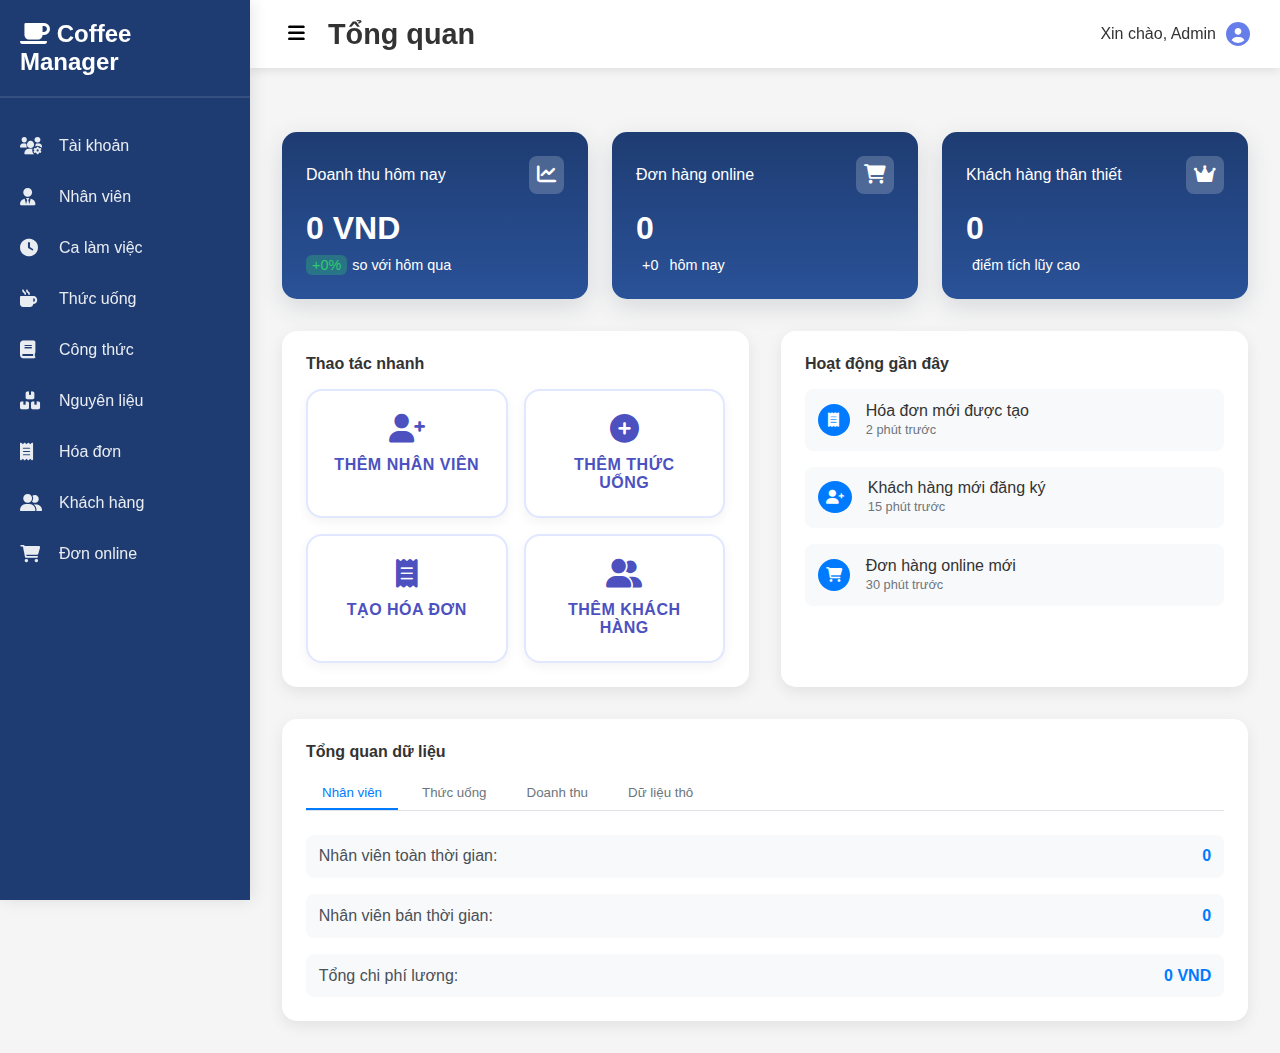
<file: index.html>
<!DOCTYPE html>
<html lang="vi">
<head>
    <meta charset="UTF-8">
    <meta name="viewport" content="width=device-width, initial-scale=1.0">
    <title>Dashboard Quản Lý Quán Cafe</title>
    <link rel="stylesheet" href="assets/css/styles.css">
    <link href="https://cdnjs.cloudflare.com/ajax/libs/font-awesome/6.0.0/css/all.min.css" rel="stylesheet">
</head>
<body>
    <div class="dashboard">
        <!-- Navigation Switch Button -->
        <button class="nav-switch" onclick="switchNavigation()" title="Chuyển đổi navigation">
            <i class="fas fa-bars"></i>
        </button>
        
        <!-- Mobile Top Navigation -->
        <nav class="mobile-nav" id="mobileNav">
            <div class="mobile-nav-header">
                <div class="mobile-nav-logo">
                    <i class="fas fa-coffee"></i>
                    Coffee Manager
                </div>
                <button class="mobile-nav-toggle" onclick="toggleMobileNav()">
                    <i class="fas fa-bars"></i>
                </button>
            </div>
            <div class="mobile-nav-menu" id="mobileNavMenu">
                <ul>
                    <li><a href="#" data-section="overview"><i class="fas fa-chart-line"></i> Tổng quan</a></li>
                    <li><a href="#" data-section="users"><i class="fas fa-users-cog"></i> Tài khoản</a></li>
                    <li><a href="#" data-section="employees"><i class="fas fa-user-tie"></i> Nhân viên</a></li>
                    <li><a href="#" data-section="shifts"><i class="fas fa-clock"></i> Ca làm việc</a></li>
                    <li><a href="#" data-section="drinks"><i class="fas fa-mug-hot"></i> Thức uống</a></li>
                    <li><a href="#" data-section="recipes"><i class="fas fa-book"></i> Công thức</a></li>
                    <li><a href="#" data-section="ingredients"><i class="fas fa-boxes"></i> Nguyên liệu</a></li>
                    <li><a href="#" data-section="invoices"><i class="fas fa-receipt"></i> Hóa đơn</a></li>
                    <li><a href="#" data-section="customers"><i class="fas fa-user-friends"></i> Khách hàng</a></li>
                    <li><a href="#" data-section="orders"><i class="fas fa-shopping-cart"></i> Đơn online</a></li>
                </ul>
            </div>
        </nav>
        
        <!-- Bottom Navigation -->
        <nav class="bottom-nav" id="bottomNav">
            <div class="bottom-nav-grid">
                <a href="#" class="bottom-nav-item active" data-section="overview">
                    <i class="fas fa-chart-line"></i>
                    <span>Tổng quan</span>
                </a>
                <a href="#" class="bottom-nav-item" data-section="employees">
                    <i class="fas fa-user-tie"></i>
                    <span>Nhân viên</span>
                </a>
                <a href="#" class="bottom-nav-item" data-section="drinks">
                    <i class="fas fa-mug-hot"></i>
                    <span>Menu</span>
                </a>
                <a href="#" class="bottom-nav-item" data-section="invoices">
                    <i class="fas fa-receipt"></i>
                    <span>Hóa đơn</span>
                </a>
                <a href="#" class="bottom-nav-item" data-section="customers">
                    <i class="fas fa-user-friends"></i>
                    <span>Khách hàng</span>
                </a>
            </div>
        </nav>
        
        <!-- Sidebar Overlay -->
        <div class="sidebar-overlay"></div>
        
        <!-- Sidebar -->
        <nav class="sidebar">
            <div class="sidebar-header">
                <h2 id="app-logo" style="cursor: pointer;"><i class="fas fa-coffee"></i> Coffee Manager</h2>
            </div>
            <ul class="sidebar-menu">
                <li><a href="#" data-section="users"><i class="fas fa-users-cog"></i> Tài khoản</a></li>
                <li><a href="#" data-section="employees"><i class="fas fa-user-tie"></i> Nhân viên</a></li>
                <li><a href="#" data-section="shifts"><i class="fas fa-clock"></i> Ca làm việc</a></li>
                <li><a href="#" data-section="drinks"><i class="fas fa-mug-hot"></i> Thức uống</a></li>
                <li><a href="#" data-section="recipes"><i class="fas fa-book"></i> Công thức</a></li>
                <li><a href="#" data-section="ingredients"><i class="fas fa-boxes"></i> Nguyên liệu</a></li>
                <li><a href="#" data-section="invoices"><i class="fas fa-receipt"></i> Hóa đơn</a></li>
                <li><a href="#" data-section="customers"><i class="fas fa-user-friends"></i> Khách hàng</a></li>
                <li><a href="#" data-section="orders"><i class="fas fa-shopping-cart"></i> Đơn online</a></li>
            </ul>
        </nav>

        <!-- Main Content -->
        <main class="main-content">
            <header class="header">
                <div class="header-left">
                    <button class="sidebar-toggle"><i class="fas fa-bars"></i></button>
                    <h1 id="page-title">Tổng quan</h1>
                </div>
                <div class="header-right">
                    <div class="user-info">
                        <span>Xin chào, Admin</span>
                        <i class="fas fa-user-circle"></i>
                    </div>
                </div>
            </header>

            <div class="content">
                <!-- Overview Section -->
                <section id="overview" class="section active">

                    <!-- Revenue & Performance Stats -->
                    <div class="revenue-grid">
                        <div class="revenue-card">
                            <div class="revenue-header">
                                <h4>Doanh thu hôm nay</h4>
                                <span class="revenue-icon"><i class="fas fa-chart-line"></i></span>
                            </div>
                            <div class="revenue-amount" id="today-revenue">0 VND</div>
                            <div class="revenue-info">
                                <span class="revenue-change positive" id="revenue-change">+0%</span>
                                <span>so với hôm qua</span>
                            </div>
                        </div>

                        <div class="revenue-card">
                            <div class="revenue-header">
                                <h4>Đơn hàng online</h4>
                                <span class="revenue-icon"><i class="fas fa-shopping-cart"></i></span>
                            </div>
                            <div class="revenue-amount" id="total-orders">0</div>
                            <div class="revenue-info">
                                <span class="revenue-change" id="orders-change">+0</span>
                                <span>hôm nay</span>
                            </div>
                        </div>

                        <div class="revenue-card">
                            <div class="revenue-header">
                                <h4>Khách hàng thân thiết</h4>
                                <span class="revenue-icon"><i class="fas fa-crown"></i></span>
                            </div>
                            <div class="revenue-amount" id="vip-customers">0</div>
                            <div class="revenue-info">
                                <span class="revenue-change" id="vip-change">điểm tích lũy cao</span>
                            </div>
                        </div>
                    </div>

                    <!-- Quick Actions & Recent Activity -->
                    <div class="dashboard-row">
                        <div class="quick-actions">
                            <h4>Thao tác nhanh</h4>
                            <div class="action-buttons">
                                <button class="action-btn" onclick="openModal('employeeModal')">
                                    <i class="fas fa-user-plus"></i>
                                    <span>Thêm nhân viên</span>
                                </button>
                                <button class="action-btn" onclick="openModal('drinkModal')">
                                    <i class="fas fa-plus-circle"></i>
                                    <span>Thêm thức uống</span>
                                </button>
                                <button class="action-btn" onclick="openModal('invoiceModal')">
                                    <i class="fas fa-receipt"></i>
                                    <span>Tạo hóa đơn</span>
                                </button>
                                <button class="action-btn" onclick="openModal('customerModal')">
                                    <i class="fas fa-user-friends"></i>
                                    <span>Thêm khách hàng</span>
                                </button>
                            </div>
                        </div>

                        <div class="recent-activity">
                            <h4>Hoạt động gần đây</h4>
                            <div class="activity-list" id="recent-activities">
                                <div class="activity-item">
                                    <div class="activity-icon"><i class="fas fa-receipt"></i></div>
                                    <div class="activity-content">
                                        <p>Hóa đơn mới được tạo</p>
                                        <small>2 phút trước</small>
                                    </div>
                                </div>
                                <div class="activity-item">
                                    <div class="activity-icon"><i class="fas fa-user-plus"></i></div>
                                    <div class="activity-content">
                                        <p>Khách hàng mới đăng ký</p>
                                        <small>15 phút trước</small>
                                    </div>
                                </div>
                                <div class="activity-item">
                                    <div class="activity-icon"><i class="fas fa-shopping-cart"></i></div>
                                    <div class="activity-content">
                                        <p>Đơn hàng online mới</p>
                                        <small>30 phút trước</small>
                                    </div>
                                </div>
                            </div>
                        </div>
                    </div>

                    <!-- Data Tables Summary -->
                    <div class="data-summary">
                        <h4>Tổng quan dữ liệu</h4>
                        <div class="summary-tabs">
                            <button class="tab-btn active" onclick="showSummaryTab('employees-summary')">Nhân viên</button>
                            <button class="tab-btn" onclick="showSummaryTab('drinks-summary')">Thức uống</button>
                            <button class="tab-btn" onclick="showSummaryTab('revenue-summary')">Doanh thu</button>
                            <button class="tab-btn" onclick="showSummaryTab('raw-data')">Dữ liệu thô</button>
                        </div>

                        <div id="employees-summary" class="summary-content active">
                            <div class="summary-stats">
                                <div class="summary-item">
                                    <span class="summary-label">Nhân viên toàn thời gian:</span>
                                    <span class="summary-value" id="fulltime-employees">0</span>
                                </div>
                                <div class="summary-item">
                                    <span class="summary-label">Nhân viên bán thời gian:</span>
                                    <span class="summary-value" id="parttime-employees">0</span>
                                </div>
                                <div class="summary-item">
                                    <span class="summary-label">Tổng chi phí lương:</span>
                                    <span class="summary-value" id="total-salary">0 VND</span>
                                </div>
                            </div>
                        </div>

                        <div id="drinks-summary" class="summary-content">
                            <div class="summary-stats">
                                <div class="summary-item">
                                    <span class="summary-label">Cà phê:</span>
                                    <span class="summary-value" id="coffee-count">0</span>
                                </div>
                                <div class="summary-item">
                                    <span class="summary-label">Trà:</span>
                                    <span class="summary-value" id="tea-count">0</span>
                                </div>
                                <div class="summary-item">
                                    <span class="summary-label">Đồ uống khác:</span>
                                    <span class="summary-value" id="other-drinks-count">0</span>
                                </div>
                            </div>
                        </div>

                        <div id="revenue-summary" class="summary-content">
                            <div class="summary-stats">
                                <div class="summary-item">
                                    <span class="summary-label">Doanh thu tuần này:</span>
                                    <span class="summary-value" id="week-revenue">0 VND</span>
                                </div>
                                <div class="summary-item">
                                    <span class="summary-label">Doanh thu tháng này:</span>
                                    <span class="summary-value" id="month-revenue">0 VND</span>
                                </div>
                                <div class="summary-item">
                                    <span class="summary-label">Hóa đơn trung bình:</span>
                                    <span class="summary-value" id="avg-invoice">0 VND</span>
                                </div>
                            </div>
                        </div>

                        <div id="raw-data" class="summary-content">
                            <div class="raw-data-container">
                                <textarea id="raw-data-display" readonly placeholder="Dữ liệu thô sẽ hiển thị ở đây..."></textarea>
                                <button class="btn btn-secondary" onclick="exportRawData()">Xuất dữ liệu</button>
                            </div>
                        </div>
                    </div>
                </section>

                <!-- Employees Section -->
                <section id="employees" class="section">
                    <div class="section-header">
                        <h2>Quản lý nhân viên</h2>
                        <button class="btn btn-primary" onclick="openModal('employeeModal')">
                            <i class="fas fa-plus"></i> Thêm nhân viên
                        </button>
                    </div>
                    <div class="table-container">
                        <table id="employeesTable">
                            <thead>
                                <tr>
                                    <th>ID</th>
                                    <th>Họ tên</th>
                                    <th>Số điện thoại</th>
                                    <th>Email</th>
                                    <th>Chức vụ</th>
                                    <th>Lương</th>
                                    <th>Thao tác</th>
                                </tr>
                            </thead>
                            <tbody></tbody>
                        </table>
                    </div>
                </section>

                <!-- Shifts Section -->
                <section id="shifts" class="section">
                    <div class="section-header">
                        <h2>Quản lý ca làm việc</h2>
                        <button class="btn btn-primary" onclick="openModal('shiftModal')">
                            <i class="fas fa-plus"></i> Thêm ca làm việc
                        </button>
                    </div>
                    <div class="table-container">
                        <table id="shiftsTable">
                            <thead>
                                <tr>
                                    <th>ID</th>
                                    <th>Nhân viên</th>
                                    <th>Ngày</th>
                                    <th>Giờ bắt đầu</th>
                                    <th>Giờ kết thúc</th>
                                    <th>Loại ca</th>
                                    <th>Thao tác</th>
                                </tr>
                            </thead>
                            <tbody></tbody>
                        </table>
                    </div>
                </section>

                <!-- Drinks Section -->
                <section id="drinks" class="section">
                    <div class="section-header">
                        <h2>Quản lý thức uống</h2>
                        <button class="btn btn-primary" onclick="openModal('drinkModal')">
                            <i class="fas fa-plus"></i> Thêm thức uống
                        </button>
                    </div>
                    <div class="table-container">
                        <table id="drinksTable">
                            <thead>
                                <tr>
                                    <th>ID</th>
                                    <th>Tên</th>
                                    <th>Danh mục</th>
                                    <th>Giá</th>
                                    <th>Size</th>
                                    <th>Trạng thái</th>
                                    <th>Thao tác</th>
                                </tr>
                            </thead>
                            <tbody></tbody>
                        </table>
                    </div>
                </section>

                <!-- Recipes Section -->
                <section id="recipes" class="section">
                    <div class="section-header">
                        <h2>Quản lý công thức</h2>
                        <button class="btn btn-primary" onclick="openModal('recipeModal')">
                            <i class="fas fa-plus"></i> Thêm công thức
                        </button>
                    </div>
                    <div class="table-container">
                        <table id="recipesTable">
                            <thead>
                                <tr>
                                    <th>ID</th>
                                    <th>Thức uống</th>
                                    <th>Thời gian chuẩn bị</th>
                                    <th>Các bước</th>
                                    <th>Thao tác</th>
                                </tr>
                            </thead>
                            <tbody></tbody>
                        </table>
                    </div>
                </section>

                <!-- Ingredients Section -->
                <section id="ingredients" class="section">
                    <div class="section-header">
                        <h2>Quản lý nguyên liệu</h2>
                        <button class="btn btn-primary" onclick="openModal('ingredientModal')">
                            <i class="fas fa-plus"></i> Thêm nguyên liệu
                        </button>
                    </div>
                    <div class="table-container">
                        <table id="ingredientsTable">
                            <thead>
                                <tr>
                                    <th>ID</th>
                                    <th>Tên</th>
                                    <th>Đơn vị</th>
                                    <th>Số lượng tồn</th>
                                    <th>Nhà cung cấp</th>
                                    <th>Cập nhật cuối</th>
                                    <th>Thao tác</th>
                                </tr>
                            </thead>
                            <tbody></tbody>
                        </table>
                    </div>
                </section>

                <!-- Invoices Section -->
                <section id="invoices" class="section">
                    <div class="section-header">
                        <h2>Quản lý hóa đơn</h2>
                        <button class="btn btn-primary" onclick="openModal('invoiceModal')">
                            <i class="fas fa-plus"></i> Thêm hóa đơn
                        </button>
                    </div>
                    <div class="table-container">
                        <table id="invoicesTable">
                            <thead>
                                <tr>
                                    <th>ID</th>
                                    <th>Nhân viên</th>
                                    <th>Khách hàng</th>
                                    <th>Số điện thoại</th>
                                    <th>Tổng tiền</th>
                                    <th>Giảm giá</th>
                                    <th>Thanh toán</th>
                                    <th>Loại hóa đơn</th>
                                    <th>Thời gian</th>
                                    <th>Thao tác</th>
                                </tr>
                            </thead>
                            <tbody></tbody>
                        </table>
                    </div>
                </section>

                <!-- Customers Section -->
                <section id="customers" class="section">
                    <div class="section-header">
                        <h2>Quản lý khách hàng</h2>
                        <button class="btn btn-primary" onclick="openModal('customerModal')">
                            <i class="fas fa-plus"></i> Thêm khách hàng
                        </button>
                    </div>
                    <div class="table-container">
                        <table id="customersTable">
                            <thead>
                                <tr>
                                    <th>ID</th>
                                    <th>Tên & Loại</th>
                                    <th>Điện thoại</th>
                                    <th>Email</th>
                                    <th>Ngày sinh</th>
                                    <th>Điểm tích lũy</th>
                                    <th>Nguồn</th>
                                    <th>Trạng thái</th>
                                    <th>Thao tác</th>
                                </tr>
                            </thead>
                            <tbody></tbody>
                        </table>
                    </div>
                </section>

                <!-- Orders Section -->
                <section id="orders" class="section">
                    <div class="section-header">
                        <h2>Quản lý đơn hàng online</h2>
                        <button class="btn btn-primary" onclick="openModal('orderModal')">
                            <i class="fas fa-plus"></i> Thêm đơn hàng
                        </button>
                    </div>
                    <div class="table-container">
                        <table id="ordersTable">
                            <thead>
                                <tr>
                                    <th>ID</th>
                                    <th>Khách hàng</th>
                                    <th>Số điện thoại</th>
                                    <th>Địa chỉ giao</th>
                                    <th>Tổng tiền</th>
                                    <th>Trạng thái</th>
                                    <th>Thanh toán</th>
                                    <th>Thời gian</th>
                                    <th>Thao tác</th>
                                </tr>
                            </thead>
                            <tbody></tbody>
                        </table>
                    </div>
                </section>

                <!-- Users Section -->
                <section id="users" class="section">
                    <div class="section-header">
                        <h2>Quản lý tài khoản</h2>
                        <button class="btn btn-primary" onclick="openModal('userModal')">
                            <i class="fas fa-plus"></i> Thêm tài khoản
                        </button>
                    </div>
                    <div class="table-container">
                        <table id="usersTable">
                            <thead>
                                <tr>
                                    <th>ID</th>
                                    <th>Tên đăng nhập</th>
                                    <th>Vai trò</th>
                                    <th>Trạng thái</th>
                                    <th>Ngày tạo</th>
                                    <th>Đăng nhập cuối</th>
                                    <th>Thao tác</th>
                                </tr>
                            </thead>
                            <tbody></tbody>
                        </table>
                    </div>
                </section>
            </div>
        </main>
    </div>

    <!-- Notification Modal -->
    <div id="notificationModal" class="notification-modal">
        <div class="notification-content">
            <div class="notification-icon">
                <i id="notificationIcon"></i>
            </div>
            <div class="notification-message">
                <h3 id="notificationTitle"></h3>
                <p id="notificationText"></p>
            </div>
            <div class="notification-progress" id="notificationProgress"></div>
        </div>
    </div>

    <!-- Confirmation Modal -->
    <div id="confirmModal" class="modal">
        <div class="modal-content confirm-modal">
            <div class="modal-header">
                <h3 id="confirmTitle">
                    <i class="fas fa-shield-alt"></i>
                    Xác nhận
                </h3>
                <span class="close" onclick="closeConfirmModal()">&times;</span>
            </div>
            <div class="modal-body">
                <div class="confirm-icon">
                    <i class="fas fa-exclamation-triangle"></i>
                </div>
                <div class="confirm-message">
                    <p id="confirmMessage">Bạn có chắc chắn muốn thực hiện hành động này?</p>
                </div>
            </div>
            <div class="modal-footer">
                <button type="button" class="btn btn-secondary" onclick="closeConfirmModal()">
                    <i class="fas fa-times"></i> Hủy
                </button>
                <button type="button" class="btn btn-danger" id="confirmButton">
                    <i class="fas fa-trash"></i> Xóa
                </button>
            </div>
        </div>
    </div>

    <!-- Modals -->
    <!-- User Modal -->
    <div id="userModal" class="modal">
        <div class="modal-content">
            <div class="modal-header">
                <h3>Thêm/Sửa tài khoản</h3>
                <span class="close" onclick="closeModal('userModal')">&times;</span>
            </div>
            <form id="userForm">
                <input type="hidden" id="userId">
                <div class="form-group">
                    <label>Tên đăng nhập:</label>
                    <input type="text" id="username" required>
                </div>
                <div class="form-group">
                    <label>Mật khẩu:</label>
                    <input type="password" id="password" required>
                </div>
                <div class="form-group">
                    <label>Vai trò:</label>
                    <select id="role" required>
                        <option value="admin">Admin</option>
                        <option value="manager">Quản lý</option>
                        <option value="employee">Nhân viên</option>
                        <option value="customer">Khách hàng</option>
                    </select>
                </div>
                <div class="form-group">
                    <label>Trạng thái:</label>
                    <select id="status">
                        <option value="active">Hoạt động</option>
                        <option value="inactive">Không hoạt động</option>
                    </select>
                </div>
                <div class="form-actions">
                    <button type="submit" class="btn btn-primary">Lưu</button>
                    <button type="button" class="btn btn-secondary" onclick="closeModal('userModal')">Hủy</button>
                </div>
            </form>
        </div>
    </div>

    <!-- Employee Modal -->
    <div id="employeeModal" class="modal">
        <div class="modal-content">
            <div class="modal-header">
                <h3>Thêm/Sửa nhân viên</h3>
                <span class="close" onclick="closeModal('employeeModal')">&times;</span>
            </div>
            <form id="employeeForm">
                <input type="hidden" id="employeeId">
                <div class="form-group">
                    <label>Họ tên:</label>
                    <input type="text" id="fullName" required>
                </div>
                <div class="form-group">
                    <label>Ngày sinh:</label>
                    <input type="date" id="birthDate">
                </div>
                <div class="form-group">
                    <label>Điện thoại:</label>
                    <input type="tel" id="phone">
                </div>
                <div class="form-group">
                    <label>Email:</label>
                    <input type="email" id="email">
                </div>
                <div class="form-group">
                    <label>Chức vụ:</label>
                    <input type="text" id="position">
                </div>
                <div class="form-group">
                    <label>Ngày vào làm:</label>
                    <input type="date" id="hireDate">
                </div>
                <div class="form-group">
                    <label>Địa chỉ:</label>
                    <textarea id="address"></textarea>
                </div>
                <div class="form-group">
                    <label>Lương:</label>
                    <input type="number" id="salary" step="0.01">
                </div>
                <div class="form-actions">
                    <button type="submit" class="btn btn-primary">Lưu</button>
                    <button type="button" class="btn btn-secondary" onclick="closeModal('employeeModal')">Hủy</button>
                </div>
            </form>
        </div>
    </div>

    <!-- Shift Modal -->
    <div id="shiftModal" class="modal">
        <div class="modal-content">
            <div class="modal-header">
                <h3>Thêm/Sửa ca làm việc</h3>
                <span class="close" onclick="closeModal('shiftModal')">&times;</span>
            </div>
            <form id="shiftForm">
                <input type="hidden" id="shiftId">
                <div class="form-group">
                    <label>Nhân viên:</label>
                    <select id="shiftEmployeeId" required></select>
                </div>
                <div class="form-group">
                    <label>Ngày:</label>
                    <input type="date" id="shiftDate" required>
                </div>
                <div class="form-group">
                    <label>Giờ bắt đầu:</label>
                    <input type="time" id="startTime" required>
                </div>
                <div class="form-group">
                    <label>Giờ kết thúc:</label>
                    <input type="time" id="endTime" required>
                </div>
                <div class="form-group">
                    <label>Loại ca:</label>
                    <select id="shiftType">
                        <option value="morning">Ca sáng</option>
                        <option value="day">Ca ngày</option>
                        <option value="evening">Ca chiều</option>
                        <option value="night">Ca đêm</option>
                        <option value="normal">Bình thường</option>
                        <option value="overtime">Tăng ca</option>
                        <option value="holiday">Ngày lễ</option>
                    </select>
                </div>
                <div class="form-group">
                    <label>Ghi chú:</label>
                    <textarea id="shiftNote"></textarea>
                </div>
                <div class="form-actions">
                    <button type="submit" class="btn btn-primary">Lưu</button>
                    <button type="button" class="btn btn-secondary" onclick="closeModal('shiftModal')">Hủy</button>
                </div>
            </form>
        </div>
    </div>

    <!-- Drink Modal -->
    <div id="drinkModal" class="modal">
        <div class="modal-content">
            <div class="modal-header">
                <h3>Thêm/Sửa thức uống</h3>
                <span class="close" onclick="closeModal('drinkModal')">&times;</span>
            </div>
            <form id="drinkForm">
                <input type="hidden" id="drinkId">
                <div class="form-group">
                    <label>Tên thức uống:</label>
                    <input type="text" id="drinkName" required>
                </div>
                <div class="form-group">
                    <label>Danh mục:</label>
                    <select id="category">
                        <option value="coffee">Cà phê</option>
                        <option value="tea">Trà</option>
                        <option value="juice">Nước ép</option>
                        <option value="smoothie">Sinh tố</option>
                        <option value="other">Khác</option>
                    </select>
                </div>
                <div class="form-group">
                    <label>Giá:</label>
                    <input type="number" id="price" step="0.01" required>
                </div>
                <div class="form-group">
                    <label>Size:</label>
                    <select id="size">
                        <option value="small">Nhỏ</option>
                        <option value="medium">Vừa</option>
                        <option value="large">Lớn</option>
                    </select>
                </div>
                <div class="form-group">
                    <label>Mô tả:</label>
                    <textarea id="description"></textarea>
                </div>
                <div class="form-group">
                    <label>
                        <input type="checkbox" id="isAvailable"> Có sẵn
                    </label>
                </div>
                <div class="form-actions">
                    <button type="submit" class="btn btn-primary">Lưu</button>
                    <button type="button" class="btn btn-secondary" onclick="closeModal('drinkModal')">Hủy</button>
                </div>
            </form>
        </div>
    </div>

    <!-- Recipe Modal -->
    <div id="recipeModal" class="modal">
        <div class="modal-content">
            <div class="modal-header">
                <h3>Thêm/Sửa công thức</h3>
                <span class="close" onclick="closeModal('recipeModal')">&times;</span>
            </div>
            <form id="recipeForm">
                <input type="hidden" id="recipeId">
                <div class="form-group">
                    <label>Thức uống:</label>
                    <select id="recipeDrinkId" required></select>
                </div>
                <div class="form-group">
                    <label>Thời gian chuẩn bị (phút):</label>
                    <input type="number" id="preparationTime">
                </div>
                <div class="form-group">
                    <label>Các bước thực hiện:</label>
                    <textarea id="steps" rows="5"></textarea>
                </div>
                <div class="form-actions">
                    <button type="submit" class="btn btn-primary">Lưu</button>
                    <button type="button" class="btn btn-secondary" onclick="closeModal('recipeModal')">Hủy</button>
                </div>
            </form>
        </div>
    </div>

    <!-- Ingredient Modal -->
    <div id="ingredientModal" class="modal">
        <div class="modal-content">
            <div class="modal-header">
                <h3>Thêm/Sửa nguyên liệu</h3>
                <span class="close" onclick="closeModal('ingredientModal')">&times;</span>
            </div>
            <form id="ingredientForm">
                <input type="hidden" id="ingredientId">
                <div class="form-group">
                    <label>Tên nguyên liệu:</label>
                    <input type="text" id="ingredientName" required>
                </div>
                <div class="form-group">
                    <label>Đơn vị:</label>
                    <input type="text" id="unit">
                </div>
                <div class="form-group">
                    <label>Số lượng tồn kho:</label>
                    <input type="number" id="quantityInStock" step="0.01">
                </div>
                <div class="form-group">
                    <label>Nhà cung cấp:</label>
                    <input type="text" id="supplier">
                </div>
                <div class="form-actions">
                    <button type="submit" class="btn btn-primary">Lưu</button>
                    <button type="button" class="btn btn-secondary" onclick="closeModal('ingredientModal')">Hủy</button>
                </div>
            </form>
        </div>
    </div>

    <!-- Invoice Modal -->
    <div id="invoiceModal" class="modal">
        <div class="modal-content">
            <div class="modal-header">
                <h3>Thêm/Sửa hóa đơn</h3>
                <span class="close" onclick="closeModal('invoiceModal')">&times;</span>
            </div>
            <form id="invoiceForm">
                <input type="hidden" id="invoiceId">
                <div class="form-group">
                    <label>Nhân viên:</label>
                    <select id="invoiceEmployeeId" required></select>
                </div>
                <div class="form-group">
                    <label>Khách hàng thành viên:</label>
                    <select id="invoiceCustomerId" onchange="handleCustomerSelect(this)">
                        <option value="">Khách lẻ</option>
                    </select>
                    <small style="color: #666;">Chọn khách hàng thành viên để tích điểm, hoặc để trống cho khách lẻ</small>
                </div>
                <div class="form-group">
                    <label>Tên khách hàng:</label>
                    <input type="text" id="invoiceCustomerName" placeholder="Nhập tên khách hàng (tùy chọn cho khách lẻ)">
                </div>
                <div class="form-group">
                    <label>Số điện thoại:</label>
                    <input type="tel" id="invoiceCustomerPhone" placeholder="Nhập số điện thoại (tùy chọn)">
                </div>
                <div class="form-group">
                    <label>Tổng tiền:</label>
                    <input type="number" id="totalAmount" step="0.01" required>
                </div>
                <div class="form-group">
                    <label>Giảm giá:</label>
                    <input type="number" id="discount" step="0.01" value="0">
                </div>
                <div class="form-group">
                    <label>Phương thức thanh toán:</label>
                    <select id="paymentMethod">
                        <option value="cash">Tiền mặt</option>
                        <option value="card">Thẻ</option>
                        <option value="transfer">Chuyển khoản</option>
                        <option value="qr">Thanh toán QR</option>
                        <option value="momo">MoMo</option>
                        <option value="vn_pay">VNPay</option>
                    </select>
                </div>
                <div class="form-group">
                    <label>Loại hóa đơn:</label>
                    <select id="invoiceType">
                        <option value="store">Tại cửa hàng</option>
                        <option value="online">Online</option>
                    </select>
                </div>
                <div class="form-actions">
                    <button type="submit" class="btn btn-primary">Lưu</button>
                    <button type="button" class="btn btn-secondary" onclick="closeModal('invoiceModal')">Hủy</button>
                </div>
            </form>
        </div>
    </div>

    <!-- Customer Modal -->
    <div id="customerModal" class="modal">
        <div class="modal-content">
            <div class="modal-header">
                <h3>Thêm/Sửa khách hàng thành viên</h3>
                <span class="close" onclick="closeModal('customerModal')">&times;</span>
            </div>
            <form id="customerForm">
                <input type="hidden" id="customerId">
                <div class="form-group">
                    <label>Tên khách hàng:</label>
                    <input type="text" id="customerName" required>
                </div>
                <div class="form-group">
                    <label>Điện thoại:</label>
                    <input type="tel" id="customerPhone" required>
                </div>
                <div class="form-group">
                    <label>Email:</label>
                    <input type="email" id="customerEmail">
                </div>
                <div class="form-group">
                    <label>Ngày sinh:</label>
                    <input type="date" id="dateOfBirth">
                </div>
                <div class="form-group">
                    <label>Loại khách hàng:</label>
                    <select id="customerType" required>
                        <option value="member">Thành viên</option>
                        <option value="vip">VIP</option>
                        <option value="online">Online</option>
                    </select>
                </div>
                <div class="form-group">
                    <label>Nguồn đăng ký:</label>
                    <select id="registrationSource">
                        <option value="store">Tại cửa hàng</option>
                        <option value="online">Trực tuyến</option>
                        <option value="app">Ứng dụng</option>
                    </select>
                </div>
                <div class="form-group">
                    <label>Điểm tích lũy:</label>
                    <input type="number" id="loyaltyPoints" value="0" min="0">
                </div>
                <div class="form-group">
                    <label>Trạng thái:</label>
                    <select id="customerStatus">
                        <option value="active">Hoạt động</option>
                        <option value="inactive">Ngưng hoạt động</option>
                    </select>
                </div>
                <div class="form-actions">
                    <button type="submit" class="btn btn-primary">Lưu</button>
                    <button type="button" class="btn btn-secondary" onclick="closeModal('customerModal')">Hủy</button>
                </div>
            </form>
        </div>
    </div>

    <!-- Order Modal -->
    <div id="orderModal" class="modal">
        <div class="modal-content">
            <div class="modal-header">
                <h3>Thêm/Sửa đơn hàng online</h3>
                <span class="close" onclick="closeModal('orderModal')">&times;</span>
            </div>
            <form id="orderForm">
                <input type="hidden" id="orderId">
                <div class="form-group">
                    <label>Khách hàng thành viên:</label>
                    <select id="orderCustomerId" onchange="handleOrderCustomerSelect(this)">
                        <option value="">Khách lẻ</option>
                    </select>
                    <small style="color: #666;">Chọn khách hàng thành viên để tích điểm khi hoàn thành đơn hàng</small>
                </div>
                <div class="form-group">
                    <label>Tên khách hàng:</label>
                    <input type="text" id="orderCustomerName" required placeholder="Nhập tên khách hàng">
                </div>
                <div class="form-group">
                    <label>Số điện thoại:</label>
                    <input type="tel" id="orderCustomerPhone" required placeholder="Nhập số điện thoại">
                </div>
                <div class="form-group">
                    <label>Địa chỉ giao hàng:</label>
                    <textarea id="deliveryAddress" required placeholder="Nhập địa chỉ giao hàng chi tiết"></textarea>
                </div>
                <div class="form-group">
                    <label>Tổng tiền:</label>
                    <input type="number" id="orderTotalAmount" step="0.01" required>
                </div>
                <div class="form-group">
                    <label>Ghi chú đơn hàng:</label>
                    <textarea id="orderNote" placeholder="Ghi chú thêm (tùy chọn)"></textarea>
                </div>
                <div class="form-group">
                    <label>Trạng thái:</label>
                    <select id="orderStatus">
                        <option value="pending">Chờ xử lý</option>
                        <option value="preparing">Đang chuẩn bị</option>
                        <option value="delivering">Đang giao</option>
                        <option value="completed">Hoàn thành</option>
                        <option value="cancelled">Đã hủy</option>
                    </select>
                </div>
                <div class="form-group">
                    <label>Trạng thái thanh toán:</label>
                    <select id="paymentStatus">
                        <option value="unpaid">Chưa thanh toán</option>
                        <option value="paid">Đã thanh toán</option>
                    </select>
                </div>
                <div class="form-actions">
                    <button type="submit" class="btn btn-primary">Lưu</button>
                    <button type="button" class="btn btn-secondary" onclick="closeModal('orderModal')">Hủy</button>
                </div>
            </form>
        </div>
    </div>



    <script src="assets/js/script.js"></script>
</body>
</html>
</file>
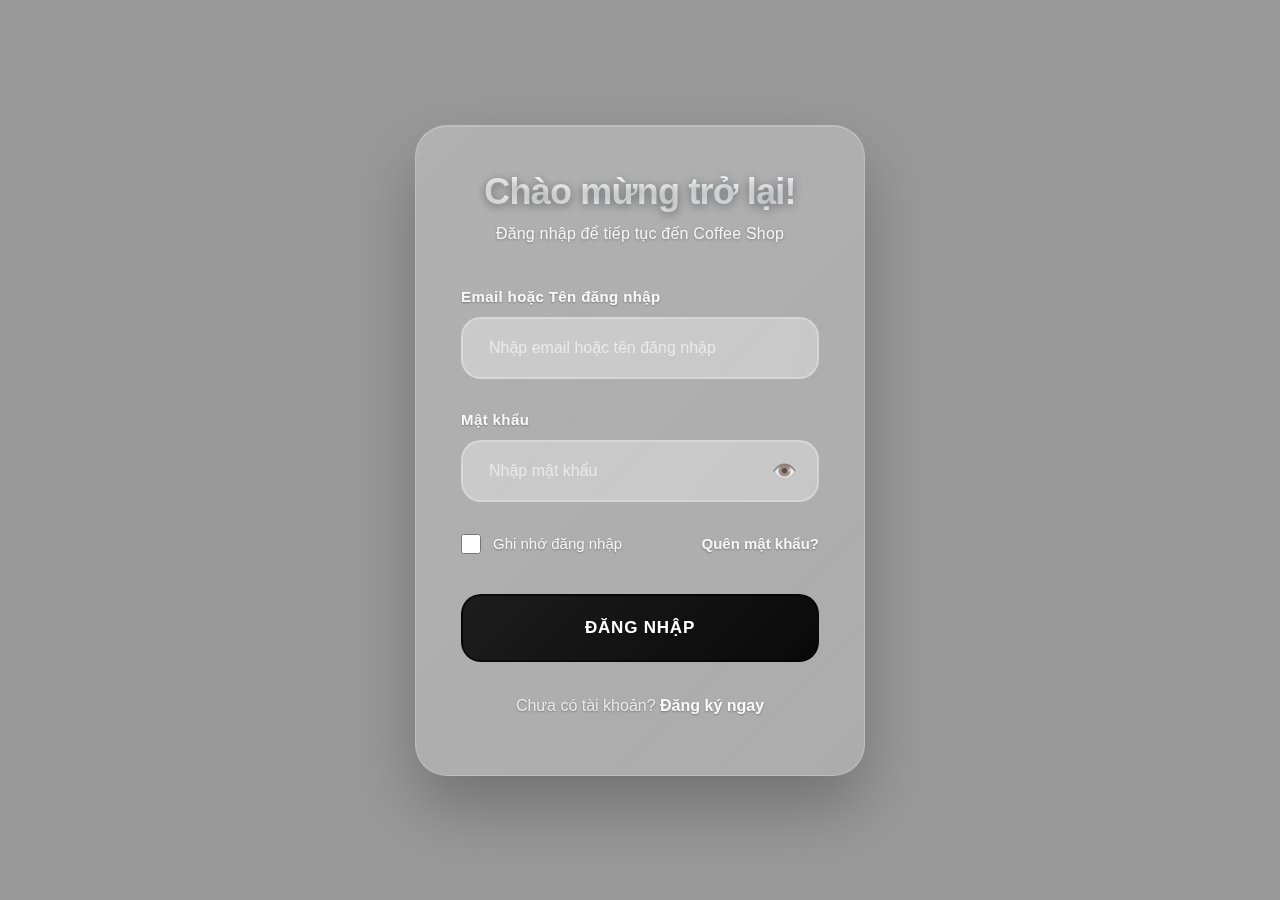
<file: login.html>
<!DOCTYPE html>
<html lang="vi">
<head>
    <meta charset="UTF-8">
    <meta name="viewport" content="width=device-width, initial-scale=1.0">
    <title>Đăng nhập - Coffee Shop</title>
    <style>
        * {
    margin: 0;
    padding: 0;
    box-sizing: border-box;
}

body {
    font-family: 'Segoe UI', Tahoma, Geneva, Verdana, sans-serif;
    background: url('https://images.pexels.com/photos/683039/pexels-photo-683039.jpeg?cs=srgb&dl=pexels-apgpotr-683039.jpg&fm=jpg') center/cover no-repeat;
    background-attachment: fixed;
    position: relative;
    min-height: 100vh;
    display: flex;
    align-items: center;
    justify-content: center;
    padding: 20px;
}

body::before {
    content: '';
    position: fixed;
    top: 0;
    left: 0;
    width: 100%;
    height: 100%;
    background: rgba(0, 0, 0, 0.4);
    z-index: -1;
}

.login-container {
    background: rgba(255, 255, 255, 0.15);
    backdrop-filter: blur(25px);
    border-radius: 32px;
    box-shadow: 
        0 32px 64px rgba(0, 0, 0, 0.25),
        inset 0 1px 0 rgba(255, 255, 255, 0.2);
    padding: 45px 45px 60px 45px;
    width: 100%;
    max-width: 450px;
    position: relative;
    border: 1px solid rgba(255, 255, 255, 0.25);
    overflow: hidden;
}

.login-container::before {
    content: '';
    position: absolute;
    top: 0;
    left: 0;
    right: 0;
    bottom: 0;
    background: linear-gradient(135deg, 
        rgba(255, 255, 255, 0.2) 0%, 
        rgba(255, 255, 255, 0.05) 50%,
        rgba(255, 255, 255, 0.1) 100%);
    border-radius: 32px;
    pointer-events: none;
    z-index: -1;
}

.login-title {
    text-align: center;
    color: #ffffff;
    font-size: 36px;
    font-weight: 800;
    margin-bottom: 12px;
    margin-top: 0;
    letter-spacing: -0.8px;
    text-shadow: 0 2px 10px rgba(0, 0, 0, 0.4);
    background: linear-gradient(135deg, #ffffff 0%, #f7fafc 100%);
    background-clip: text;
    -webkit-background-clip: text;
    -webkit-text-fill-color: transparent;
}

.login-subtitle {
    text-align: center;
    color: rgba(255, 255, 255, 0.9);
    font-size: 16px;
    margin-bottom: 45px;
    font-weight: 500;
    text-shadow: 0 1px 3px rgba(0, 0, 0, 0.3);
    letter-spacing: 0.2px;
}

.form-group {
    margin-bottom: 32px;
    position: relative;
}

.form-label {
    display: block;
    color: rgba(255, 255, 255, 0.95);
    font-weight: 600;
    margin-bottom: 12px;
    font-size: 15px;
    letter-spacing: 0.4px;
    text-shadow: 0 1px 2px rgba(0, 0, 0, 0.3);
}

.form-input {
    width: 100%;
    padding: 20px 26px;
    border: 2px solid rgba(255, 255, 255, 0.25);
    border-radius: 20px;
    font-size: 16px;
    transition: all 0.4s cubic-bezier(0.4, 0, 0.2, 1);
    background: rgba(255, 255, 255, 0.15);
    backdrop-filter: blur(10px);
    color: #ffffff;
    font-weight: 500;
    placeholder-color: rgba(255, 255, 255, 0.6);
}

.form-input::placeholder {
    color: rgba(255, 255, 255, 0.6);
    font-weight: 400;
}

.form-input:focus {
    outline: none;
    border-color: rgba(255, 255, 255, 0.5);
    background: rgba(255, 255, 255, 0.25);
    box-shadow: 0 0 0 4px rgba(255, 255, 255, 0.1);
    transform: translateY(-2px);
}

.form-input.error {
    border-color: #f56565;
    background: #fed7d7;
}

.error-message {
    color: #e53e3e;
    font-size: 13px;
    margin-top: 8px;
    display: none;
    font-weight: 500;
}

.password-toggle {
    position: absolute;
    right: 22px;
    top: 50%;
    transform: translateY(-50%);
    cursor: pointer;
    color: rgba(255, 255, 255, 0.7);
    font-size: 20px;
    user-select: none;
    transition: all 0.3s ease;
    z-index: 10;
}

.password-toggle:hover {
    color: rgba(255, 255, 255, 1);
    transform: translateY(-50%) scale(1.1);
}

.password-field {
    position: relative;
}

.remember-forgot {
    display: flex;
    justify-content: space-between;
    align-items: center;
    margin-bottom: 40px;
    font-size: 15px;
}

.remember-me {
    display: flex;
    align-items: center;
    gap: 12px;
    color: rgba(255, 255, 255, 0.9);
    font-weight: 500;
    text-shadow: 0 1px 2px rgba(0, 0, 0, 0.3);
}

.remember-me input[type="checkbox"] {
    width: 20px;
    height: 20px;
    accent-color: rgba(255, 255, 255, 0.8);
    border-radius: 6px;
    border: 2px solid rgba(255, 255, 255, 0.3);
}

.forgot-password {
    color: rgba(255, 255, 255, 0.9);
    text-decoration: none;
    font-weight: 600;
    transition: all 0.3s ease;
    text-shadow: 0 1px 2px rgba(0, 0, 0, 0.3);
}

.forgot-password:hover {
    color: #ffffff;
    text-decoration: underline;
    text-shadow: 0 2px 4px rgba(0, 0, 0, 0.4);
}

.login-button {
    width: 100%;
    background: linear-gradient(135deg, 
        rgba(0, 0, 0, 0.85) 0%, 
        rgba(0, 0, 0, 0.95) 100%);
    backdrop-filter: blur(15px);
    color: white;
    border: 2px solid rgba(0, 0, 0, 0.6);
    padding: 22px;
    border-radius: 20px;
    font-size: 17px;
    font-weight: 700;
    cursor: pointer;
    transition: all 0.4s cubic-bezier(0.4, 0, 0.2, 1);
    position: relative;
    overflow: hidden;
    letter-spacing: 0.8px;
    text-transform: uppercase;
    text-shadow: 0 2px 4px rgba(0, 0, 0, 0.3);
}

.login-button::before {
    content: '';
    position: absolute;
    top: 0;
    left: -100%;
    width: 100%;
    height: 100%;
    background: linear-gradient(90deg, 
        transparent, 
        rgba(255, 255, 255, 0.2), 
        transparent);
    transition: left 0.5s;
}

.login-button:hover::before {
    left: 100%;
}

.login-button:hover {
    transform: translateY(-3px);
    box-shadow: 0 15px 35px rgba(0, 0, 0, 0.5);
    border-color: rgba(0, 0, 0, 0.8);
    background: linear-gradient(135deg, 
        rgba(0, 0, 0, 0.95) 0%, 
        rgba(0, 0, 0, 1) 100%);
}

.login-button:active {
    transform: translateY(-1px);
}

.login-button.loading {
    pointer-events: none;
    opacity: 0.8;
}

.login-button.loading::after {
    content: '';
    position: absolute;
    top: 50%;
    left: 50%;
    width: 20px;
    height: 20px;
    margin: -10px 0 0 -10px;
    border: 2px solid transparent;
    border-top: 2px solid white;
    border-radius: 50%;
    animation: spin 1s linear infinite;
}

@keyframes spin {
    0% { transform: rotate(0deg); }
    100% { transform: rotate(360deg); }
}

.signup-link {
    text-align: center;
    margin-top: 35px;
    color: rgba(255, 255, 255, 0.8);
    font-size: 16px;
    text-shadow: 0 1px 2px rgba(0, 0, 0, 0.3);
}

.signup-link a {
    color: rgba(255, 255, 255, 0.95);
    text-decoration: none;
    font-weight: 700;
    transition: all 0.3s ease;
    border-bottom: 2px solid transparent;
    padding-bottom: 2px;
}

.signup-link a:hover {
    color: #ffffff;
    border-bottom-color: rgba(255, 255, 255, 0.8);
    text-shadow: 0 2px 4px rgba(0, 0, 0, 0.4);
}

.success-message {
    background: linear-gradient(135deg, 
        rgba(72, 187, 120, 0.9) 0%, 
        rgba(56, 161, 105, 0.9) 100%);
    backdrop-filter: blur(15px);
    color: white;
    padding: 20px;
    border-radius: 18px;
    margin-bottom: 30px;
    display: none;
    text-align: center;
    font-weight: 600;
    box-shadow: 0 8px 25px rgba(72, 187, 120, 0.4);
    border: 1px solid rgba(255, 255, 255, 0.2);
    text-shadow: 0 1px 2px rgba(0, 0, 0, 0.2);
}

/* Responsive */
@media (max-width: 480px) {
    .login-container {
        padding: 30px 30px 40px 30px;
        margin: 15px;
        border-radius: 20px;
    }
    
    .login-title {
        font-size: 28px;
    }
    
    .form-input {
        padding: 16px 20px;
    }
    
    .login-button {
        padding: 16px;
    }
}

/* Animation cho form khi load */
.login-container {
    animation: slideUp 0.8s cubic-bezier(0.4, 0, 0.2, 1);
}

@keyframes slideUp {
    from {
        opacity: 0;
        transform: translateY(40px) scale(0.95);
    }
    to {
        opacity: 1;
        transform: translateY(0) scale(1);
    }
}

/* Subtle hover effects */
.form-group {
    transition: transform 0.2s ease;
}

.form-group:hover {
    transform: translateY(-1px);
}

/* Glass morphism effect enhancement */
.login-container::before {
    content: '';
    position: absolute;
    top: 0;
    left: 0;
    right: 0;
    bottom: 0;
    background: linear-gradient(135deg, rgba(255,255,255,0.1) 0%, rgba(255,255,255,0.05) 100%);
    border-radius: 24px;
    pointer-events: none;
}
    </style>
</head>
<body>
    <div class="login-container">
        <h1 class="login-title">Chào mừng trở lại!</h1>
        <p class="login-subtitle">Đăng nhập để tiếp tục đến Coffee Shop</p>
        
        <div class="success-message" id="successMessage">
            Đăng nhập thành công! Đang chuyển hướng...
        </div>

        <form id="loginForm" novalidate>
            <div class="form-group">
                <label for="email" class="form-label">Email hoặc Tên đăng nhập</label>
                <input 
                    type="text" 
                    id="email" 
                    name="email" 
                    class="form-input" 
                    placeholder="Nhập email hoặc tên đăng nhập"
                    required
                >
                <div class="error-message" id="emailError">Vui lòng nhập email hợp lệ</div>
            </div>

            <div class="form-group">
                <label for="password" class="form-label">Mật khẩu</label>
                <div class="password-field">
                    <input 
                        type="password" 
                        id="password" 
                        name="password" 
                        class="form-input" 
                        placeholder="Nhập mật khẩu"
                        required
                    >
                    <span class="password-toggle" id="passwordToggle">👁️</span>
                </div>
                <div class="error-message" id="passwordError">Mật khẩu phải có ít nhất 6 ký tự</div>
            </div>

            <div class="remember-forgot">
                <label class="remember-me">
                    <input type="checkbox" id="rememberMe" name="rememberMe">
                    <span>Ghi nhớ đăng nhập</span>
                </label>
                <a href="#" class="forgot-password">Quên mật khẩu?</a>
            </div>

            <button type="submit" class="login-button" id="loginButton">
                <span id="buttonText">Đăng nhập</span>
            </button>
        </form>

        <div class="signup-link">
            Chưa có tài khoản? <a href="#">Đăng ký ngay</a>
        </div>
    </div>

    <script>
        // DOM Elements
        const loginForm = document.getElementById('loginForm');
        const emailInput = document.getElementById('email');
        const passwordInput = document.getElementById('password');
        const passwordToggle = document.getElementById('passwordToggle');
        const loginButton = document.getElementById('loginButton');
        const buttonText = document.getElementById('buttonText');
        const successMessage = document.getElementById('successMessage');
        const rememberMe = document.getElementById('rememberMe');

        // Password toggle functionality
        passwordToggle.addEventListener('click', function() {
            const type = passwordInput.getAttribute('type') === 'password' ? 'text' : 'password';
            passwordInput.setAttribute('type', type);
            this.textContent = type === 'password' ? '👁️' : '🙈';
        });

        // Form validation functions
        function validateEmail(email) {
            const emailRegex = /^[^\s@]+@[^\s@]+\.[^\s@]+$/;
            return emailRegex.test(email) || email.length >= 3; // Allow username or email
        }

        function validatePassword(password) {
            return password.length >= 6;
        }

        function showError(inputElement, errorElement, message) {
            inputElement.classList.add('error');
            errorElement.textContent = message;
            errorElement.style.display = 'block';
        }

        function hideError(inputElement, errorElement) {
            inputElement.classList.remove('error');
            errorElement.style.display = 'none';
        }

        // Real-time validation
        emailInput.addEventListener('input', function() {
            const errorElement = document.getElementById('emailError');
            if (this.value.trim() === '') {
                hideError(this, errorElement);
            } else if (!validateEmail(this.value.trim())) {
                showError(this, errorElement, 'Email hoặc tên đăng nhập không hợp lệ');
            } else {
                hideError(this, errorElement);
            }
        });

        passwordInput.addEventListener('input', function() {
            const errorElement = document.getElementById('passwordError');
            if (this.value === '') {
                hideError(this, errorElement);
            } else if (!validatePassword(this.value)) {
                showError(this, errorElement, 'Mật khẩu phải có ít nhất 6 ký tự');
            } else {
                hideError(this, errorElement);
            }
        });

        // Load saved credentials if remember me was checked
        window.addEventListener('load', function() {
            const savedEmail = localStorage.getItem('coffeeShopEmail');
            const savedRemember = localStorage.getItem('coffeeShopRemember');
            
            if (savedRemember === 'true' && savedEmail) {
                emailInput.value = savedEmail;
                rememberMe.checked = true;
            }
        });

        // Form submission
        loginForm.addEventListener('submit', function(e) {
            e.preventDefault();
            
            const email = emailInput.value.trim();
            const password = passwordInput.value;
            const emailError = document.getElementById('emailError');
            const passwordError = document.getElementById('passwordError');
            
            let isValid = true;

            // Validate email
            if (!email) {
                showError(emailInput, emailError, 'Vui lòng nhập email hoặc tên đăng nhập');
                isValid = false;
            } else if (!validateEmail(email)) {
                showError(emailInput, emailError, 'Email hoặc tên đăng nhập không hợp lệ');
                isValid = false;
            } else {
                hideError(emailInput, emailError);
            }

            // Validate password
            if (!password) {
                showError(passwordInput, passwordError, 'Vui lòng nhập mật khẩu');
                isValid = false;
            } else if (!validatePassword(password)) {
                showError(passwordInput, passwordError, 'Mật khẩu phải có ít nhất 6 ký tự');
                isValid = false;
            } else {
                hideError(passwordInput, passwordError);
            }

            if (isValid) {
                // Show loading state
                loginButton.classList.add('loading');
                buttonText.textContent = 'Đang đăng nhập...';
                loginButton.disabled = true;

                // Save credentials if remember me is checked
                if (rememberMe.checked) {
                    localStorage.setItem('coffeeShopEmail', email);
                    localStorage.setItem('coffeeShopRemember', 'true');
                } else {
                    localStorage.removeItem('coffeeShopEmail');
                    localStorage.removeItem('coffeeShopRemember');
                }

                // Gửi request đến API login
                fetch('api/login.php', {
                    method: 'POST',
                    headers: {
                        'Content-Type': 'application/json',
                    },
                    body: JSON.stringify({
                        email: email,
                        password: password,
                        rememberMe: rememberMe.checked
                    })
                })
                .then(response => response.json())
                .then(data => {
                    if (data.success) {
                        // Lưu thông tin user và thời gian đăng nhập vào localStorage
                        localStorage.setItem('coffeeShopUser', JSON.stringify(data.user));
                        localStorage.setItem('coffeeShopLoginTime', Date.now().toString());
                        
                        // Show success message
                        successMessage.style.display = 'block';
                        loginForm.style.display = 'none';
                        
                        // Redirect sau 1.5 giây
                        setTimeout(() => {
                            window.location.href = data.redirect_url;
                        }, 1500);
                    } else {
                        // Hiển thị lỗi
                        showError(passwordInput, passwordError, data.message || 'Đăng nhập thất bại');
                        
                        // Reset button state
                        loginButton.classList.remove('loading');
                        buttonText.textContent = 'Đăng nhập';
                        loginButton.disabled = false;
                    }
                })
                .catch(error => {
                    console.error('Error:', error);
                    showError(passwordInput, passwordError, 'Có lỗi xảy ra. Vui lòng thử lại.');
                    
                    // Reset button state
                    loginButton.classList.remove('loading');
                    buttonText.textContent = 'Đăng nhập';
                    loginButton.disabled = false;
                });
            }
        });

        // Add some interactive effects
        const inputs = document.querySelectorAll('.form-input');
        inputs.forEach(input => {
            input.addEventListener('focus', function() {
                this.parentElement.style.transform = 'translateY(-2px)';
            });
            
            input.addEventListener('blur', function() {
                this.parentElement.style.transform = 'translateY(0)';
            });
        });

        // Forgot password handler
        document.querySelector('.forgot-password').addEventListener('click', function(e) {
            e.preventDefault();
            alert('Tính năng quên mật khẩu sẽ được triển khai sớm!');
        });

        // Sign up link handler
        document.querySelector('.signup-link a').addEventListener('click', function(e) {
            e.preventDefault();
            alert('Chuyển đến trang đăng ký...');
        });
    </script>
</body>
</html>
</file>
<file: assets/css/styles.css>
* {
    margin: 0;
    padding: 0;
    box-sizing: border-box;
  }
  
  body {
    font-family: "Segoe UI", Tahoma, Geneva, Verdana, sans-serif;
    background-color: #f5f5f5;
    color: #333;
  }
  
  .dashboard {
    display: flex;
    min-height: 100vh;
  }
  
  /* Sidebar */
.sidebar {
  width: 250px;
  background: linear-gradient(180deg, #1e3c72 100%);
  color: white;
  position: fixed;
  top: 0;
  left: 0;
  height: 100vh;
  height: 100dvh; /* Dynamic viewport height for mobile */
  overflow: hidden !important;
  transition: transform 0.3s cubic-bezier(0.4, 0, 0.2, 1);
  z-index: 1001;
  box-shadow: 2px 0 15px rgba(0, 0, 0, 0.1);
  will-change: transform;
  -webkit-overflow-scrolling: touch;
}
  
  .sidebar.collapsed {
    transform: translateX(-250px) !important;
  }
  
  /* Mobile overlay */
  .sidebar-overlay {
    position: fixed;
    top: 0;
    left: 0;
    width: 100%;
    height: 100vh;
    height: 100dvh; /* Dynamic viewport height for mobile */
    background: rgba(0, 0, 0, 0.5);
    z-index: 1000;
    opacity: 0;
    visibility: hidden;
    transition: opacity 0.3s cubic-bezier(0.4, 0, 0.2, 1), visibility 0.3s;
    backdrop-filter: blur(2px);
    -webkit-backdrop-filter: blur(2px);
  }
  
  .sidebar-overlay.active {
    opacity: 1;
    visibility: visible;
  }
  
  /* Prevent body scroll when sidebar is open on mobile */
  @media (max-width: 768px) {
    body.sidebar-open {
      overflow: hidden;
      position: fixed;
      width: 100%;
      height: 100%;
    }
  }
  
  /* Mobile Top Navigation */
  .mobile-nav {
    display: none;
    position: fixed;
    top: 0;
    left: 0;
    right: 0;
    background: linear-gradient(180deg, #1e3c72 100%);
    color: white;
    z-index: 1002;
    box-shadow: 0 2px 10px rgba(0, 0, 0, 0.1);
  }
  
  .mobile-nav-header {
    display: flex;
    justify-content: space-between;
    align-items: center;
    padding: 12px 16px;
    border-bottom: 1px solid rgba(255, 255, 255, 0.1);
  }
  
  .mobile-nav-logo {
    font-size: 1.2rem;
    font-weight: 600;
    display: flex;
    align-items: center;
    gap: 8px;
  }
  
  .mobile-nav-toggle {
    background: none;
    border: none;
    color: white;
    font-size: 1.2rem;
    padding: 8px;
    cursor: pointer;
    border-radius: 4px;
    transition: background 0.3s ease;
  }
  
  .mobile-nav-toggle:hover {
    background: rgba(255, 255, 255, 0.1);
  }
  
  .mobile-nav-menu {
    position: absolute;
    top: 100%;
    left: 0;
    right: 0;
    background: #1e3c72;
    max-height: 0;
    overflow: hidden;
    transition: max-height 0.3s cubic-bezier(0.4, 0, 0.2, 1);
    box-shadow: 0 4px 15px rgba(0, 0, 0, 0.2);
  }
  
  .mobile-nav-menu.active {
    max-height: 400px;
  }
  
  .mobile-nav-menu ul {
    list-style: none;
    padding: 0;
    margin: 0;
  }
  
  .mobile-nav-menu li {
    border-bottom: 1px solid rgba(255, 255, 255, 0.1);
  }
  
  .mobile-nav-menu li:last-child {
    border-bottom: none;
  }
  
  .mobile-nav-menu a {
    display: flex;
    align-items: center;
    padding: 16px 20px;
    color: rgba(255, 255, 255, 0.9);
    text-decoration: none;
    transition: all 0.3s ease;
    font-weight: 500;
  }
  
  .mobile-nav-menu a:hover,
  .mobile-nav-menu a.active {
    background: rgba(255, 255, 255, 0.1);
    color: white;
    transform: translateX(5px);
  }
  
  .mobile-nav-menu i {
    margin-right: 12px;
    width: 20px;
    font-size: 1rem;
  }
  
  /* Bottom Navigation */
  .bottom-nav {
    display: none;
    position: fixed;
    bottom: 0;
    left: 0;
    right: 0;
    background: white;
    border-top: 1px solid #e0e7ff;
    z-index: 1002;
    box-shadow: 0 -2px 10px rgba(0, 0, 0, 0.1);
    padding: 8px 0;
  }
  
  .bottom-nav-grid {
    display: grid;
    grid-template-columns: repeat(5, 1fr);
    max-width: 500px;
    margin: 0 auto;
  }
  
  .bottom-nav-item {
    display: flex;
    flex-direction: column;
    align-items: center;
    padding: 8px 4px;
    text-decoration: none;
    color: #64748b;
    transition: all 0.3s ease;
    border-radius: 8px;
    margin: 0 4px;
  }
  
  .bottom-nav-item:hover,
  .bottom-nav-item.active {
    color: #4c51bf;
    background: #f3f4f6;
    transform: translateY(-2px);
  }
  
  .bottom-nav-item i {
    font-size: 1.2rem;
    margin-bottom: 4px;
  }
  
  .bottom-nav-item span {
    font-size: 0.7rem;
    font-weight: 500;
    text-align: center;
  }
  
  /* Mobile Navigation Options */
  .nav-switch {
    display: none;
    position: fixed;
    top: 10px;
    right: 10px;
    z-index: 1003;
    background: rgba(0, 0, 0, 0.8);
    color: white;
    border: none;
    padding: 8px;
    border-radius: 50%;
    cursor: pointer;
    font-size: 0.8rem;
    width: 40px;
    height: 40px;
  }
  
  @media (max-width: 768px) {
    .nav-switch {
      display: flex;
      align-items: center;
      justify-content: center;
    }
  }
  

  
  .sidebar-header {
    padding: 20px;
    border-bottom: 2px solid rgba(255, 255, 255, 0.1);
  }
  
  .sidebar-header h2 {
    font-size: 1.5rem;
    font-weight: 600;
  }
  
  .sidebar-menu {
    list-style: none;
    padding: 20px 0;
    flex: 1 1 auto;
    overflow-y: auto;
    min-height: 0;
    scrollbar-width: none; /* Firefox */
  }
  
  .sidebar-menu::-webkit-scrollbar {
    display: none; /* Chrome, Safari */
  }
  
  .sidebar-menu li {
    margin: 5px 0;
  }
  
  .sidebar-menu a {
  display: flex;
  align-items: center;
  padding: 14px 20px;
  color: rgba(255, 255, 255, 0.9);
  text-decoration: none;
  transition: all 0.3s cubic-bezier(0.4, 0, 0.2, 1);
  border-radius: 0 25px 25px 0;
  margin: 2px 0;
  margin-right: 15px;
  position: relative;
  font-weight: 500;
}

.sidebar-menu a:hover,
.sidebar-menu a.active {
  background: rgba(255, 255, 255, 0.15);
  color: white;
  transform: translateX(5px);
  box-shadow: 0 4px 15px rgba(255, 255, 255, 0.1);
}

.sidebar-menu a::before {
  content: '';
  position: absolute;
  left: 0;
  top: 0;
  bottom: 0;
  width: 3px;
  background: #fff;
  opacity: 0;
  transition: opacity 0.3s ease;
}

.sidebar-menu a:hover::before,
.sidebar-menu a.active::before {
  opacity: 1;
}

.sidebar-menu i {
  margin-right: 15px;
  width: 24px;
  font-size: 1.1rem;
  color: rgba(255, 255, 255, 0.9);
  transition: all 0.3s ease;
}

.sidebar-menu a:hover i,
.sidebar-menu a.active i {
  color: white;
  transform: scale(1.1);
}
  
  /* Main Content */
  .main-content {
    flex: 1;
    margin-left: 250px;
    transition: all 0.3s ease;
  }
  
  .main-content.expanded {
    margin-left: 0 !important;
  }
  
  .header {
    background: white;
    padding: 15px 30px;
    box-shadow: 0 2px 10px rgba(0, 0, 0, 0.1);
    display: flex;
    justify-content: space-between;
    align-items: center;
    position: sticky;
    top: 0;
    z-index: 100;
  }
  
  .header-left {
    display: flex;
    align-items: center;
  }
  
  .sidebar-toggle {
    background: none;
    border: none;
    font-size: 1.2rem;
    margin-right: 15px;
    cursor: pointer;
    padding: 8px;
    border-radius: 4px;
    transition: background 0.3s ease;
  }
  
  .sidebar-toggle:hover {
    background: #f0f0f0;
  }
  
  .header h1 {
    font-size: 1.8rem;
    font-weight: 600;
    color: #333;
  }
  
  .user-info {
    display: flex;
    align-items: center;
    gap: 10px;
  }
  
  .user-info i {
    font-size: 1.5rem;
    color: #667eea;
  }
  
  /* Content */
.content {
  padding: 32px;
  max-width: 1400px;
  margin: 0 auto;
}

.section {
  display: none;
  animation: fadeInUp 0.4s ease-out;
}

.section.active {
  display: block;
}

@keyframes fadeInUp {
  from {
    opacity: 0;
    transform: translateY(20px);
  }
  to {
    opacity: 1;
    transform: translateY(0);
  }
}

.section-header {
  display: flex;
  justify-content: space-between;
  align-items: center;
  margin-bottom: 36px;
  padding-bottom: 16px;
  border-bottom: 2px solid #f1f5f9;
}

.section-header h2 {
  font-size: 1.75rem;
  font-weight: 700;
  color: #1e293b;
  letter-spacing: -0.5px;
}
  
  /* Stats Grid */
.stats-grid {
  display: grid;
  grid-template-columns: repeat(auto-fit, minmax(280px, 1fr));
  gap: 24px;
  margin-bottom: 36px;
}
  
  .stat-card {
  background: white;
  padding: 28px;
  border-radius: 16px;
  box-shadow: 0 8px 25px rgba(0, 0, 0, 0.08);
  display: flex;
  align-items: center;
  transition: all 0.3s cubic-bezier(0.4, 0, 0.2, 1);
  border: 1px solid rgba(0, 0, 0, 0.05);
  position: relative;
  overflow: hidden;
}

.stat-card::before {
  content: '';
  position: absolute;
  top: 0;
  left: 0;
  right: 0;
  height: 4px;
  background: linear-gradient(90deg, #667eea, #764ba2);
  opacity: 0;
  transition: opacity 0.3s ease;
}

.stat-card:hover {
  transform: translateY(-8px);
  box-shadow: 0 12px 40px rgba(0, 0, 0, 0.15);
}

.stat-card:hover::before {
  opacity: 1;
}

.stat-card:nth-child(1)::before {
  background: linear-gradient(90deg, #667eea, #764ba2);
}

.stat-card:nth-child(2)::before {
  background: linear-gradient(90deg, #f093fb, #f5576c);
}

.stat-card:nth-child(3)::before {
  background: linear-gradient(90deg, #4facfe, #00f2fe);
}

.stat-card:nth-child(4)::before {
  background: linear-gradient(90deg, #43e97b, #38f9d7);
}
  
  .stat-icon {
  width: 68px;
  height: 68px;
  border-radius: 50%;
  display: flex;
  align-items: center;
  justify-content: center;
  margin-right: 24px;
  font-size: 1.7rem;
  color: white;
  box-shadow: 0 8px 16px rgba(0, 0, 0, 0.2);
  transition: all 0.3s ease;
}

.stat-card:hover .stat-icon {
  transform: scale(1.05);
  box-shadow: 0 12px 24px rgba(0, 0, 0, 0.25);
}
  
  .stat-card:nth-child(1) .stat-icon {
    background: linear-gradient(135deg, #667eea, #764ba2);
  }
  
  .stat-card:nth-child(2) .stat-icon {
    background: linear-gradient(135deg, #f093fb, #f5576c);
  }
  
  .stat-card:nth-child(3) .stat-icon {
    background: linear-gradient(135deg, #4facfe, #00f2fe);
  }
  
  .stat-card:nth-child(4) .stat-icon {
    background: linear-gradient(135deg, #43e97b, #38f9d7);
  }
  
  .stat-info h3 {
  font-size: 2.2rem;
  font-weight: 800;
  color: #2c3e50;
  margin-bottom: 8px;
  letter-spacing: -0.5px;
  line-height: 1;
}

.stat-info p {
  color: #64748b;
  font-size: 0.95rem;
  font-weight: 500;
  text-transform: uppercase;
  letter-spacing: 0.5px;
}
  
  /* Tables */
.table-container {
  background: white;
  border-radius: 16px;
  overflow: hidden;
  box-shadow: 0 8px 25px rgba(0, 0, 0, 0.08);
  border: 1px solid rgba(0, 0, 0, 0.05);
}

table {
  width: 100%;
  border-collapse: collapse;
}

th,
td {
  padding: 18px;
  text-align: left;
  border-bottom: 1px solid #f1f5f9;
}

th {
  background: linear-gradient(135deg, #f8fafc, #f1f5f9);
  font-weight: 700;
  color: #1e293b;
  font-size: 0.95rem;
  text-transform: uppercase;
  letter-spacing: 0.5px;
}

tr:hover {
  background: linear-gradient(135deg, #f8fafc, #f3f4f6);
  transform: scale(1.01);
  transition: all 0.2s ease;
}

td {
  font-weight: 500;
  color: #475569;
}
  
  /* Buttons */
.btn {
  padding: 10px 20px;
  margin: 0 4px;
  border: none;
  border-radius: 8px;
  cursor: pointer;
  font-size: 14px;
  font-weight: 600;
  text-transform: uppercase;
  letter-spacing: 0.5px;
  transition: all 0.3s cubic-bezier(0.4, 0, 0.2, 1);
  position: relative;
  overflow: hidden;
  outline: none;
}

.btn:focus {
  box-shadow: 0 0 0 3px rgba(102, 126, 234, 0.3);
}

.btn::before {
  content: '';
  position: absolute;
  top: 0;
  left: -100%;
  width: 100%;
  height: 100%;
  background: linear-gradient(90deg, transparent, rgba(255, 255, 255, 0.2), transparent);
  transition: left 0.5s;
}

.btn:hover::before {
  left: 100%;
}

.btn-primary {
  background: linear-gradient(135deg, #667eea, #764ba2);
  color: white;
  box-shadow: 0 4px 15px rgba(102, 126, 234, 0.3);
}

.btn-primary:hover {
  transform: translateY(-3px);
  box-shadow: 0 8px 25px rgba(102, 126, 234, 0.5);
  background: linear-gradient(135deg, #5a6fd8, #6a42a0);
}

.btn-primary:active {
  transform: translateY(-1px);
  box-shadow: 0 4px 15px rgba(102, 126, 234, 0.4);
}
  
  .btn-secondary {
  background: linear-gradient(135deg, #6c757d, #545b62);
  color: white;
  box-shadow: 0 4px 15px rgba(108, 117, 125, 0.3);
}

.btn-secondary:hover {
  background: linear-gradient(135deg, #5a6268, #495057);
  transform: translateY(-3px);
  box-shadow: 0 8px 25px rgba(108, 117, 125, 0.4);
}

.btn-success {
  background: linear-gradient(135deg, #28a745, #20c997);
  color: white;
  box-shadow: 0 4px 15px rgba(40, 167, 69, 0.3);
}

.btn-success:hover {
  background: linear-gradient(135deg, #218838, #1e7e34);
  transform: translateY(-3px);
  box-shadow: 0 8px 25px rgba(40, 167, 69, 0.4);
}

.btn-danger {
  background: linear-gradient(135deg, #dc3545, #e74c3c);
  color: white;
  box-shadow: 0 4px 15px rgba(220, 53, 69, 0.3);
}

.btn-danger:hover {
  background: linear-gradient(135deg, #c82333, #dc2626);
  transform: translateY(-3px);
  box-shadow: 0 8px 25px rgba(220, 53, 69, 0.4);
}
  
  .btn-sm {
    padding: 6px 12px;
    font-size: 0.8rem;
  }

  .btn-edit {
    background: #28a745;
    color: white;
    border: none;
    padding: 8px 12px;
    border-radius: 4px;
    cursor: pointer;
    font-size: 0.85rem;
    transition: all 0.3s ease;
    margin-right: 5px;
  }

  .btn-edit:hover {
    background: #218838;
    transform: translateY(-1px);
    box-shadow: 0 2px 8px rgba(40, 167, 69, 0.3);
  }

  .btn-delete {
    background: #dc3545;
    color: white;
    border: none;
    padding: 8px 12px;
    border-radius: 4px;
    cursor: pointer;
    font-size: 0.85rem;
    transition: all 0.3s ease;
  }

  .btn-delete:hover {
    background: #c82333;
    transform: translateY(-1px);
    box-shadow: 0 2px 8px rgba(220, 53, 69, 0.3);
  }

  .btn-edit {
    background: #28a745;
    color: white;
    border: none;
    padding: 8px 12px;
    border-radius: 4px;
    cursor: pointer;
    font-size: 0.85rem;
    transition: all 0.3s ease;
    margin-right: 5px;
  }

  .btn-edit:hover {
    background: #218838;
    transform: translateY(-1px);
    box-shadow: 0 2px 8px rgba(40, 167, 69, 0.3);
  }

  .btn-delete {
    background: #dc3545;
    color: white;
    border: none;
    padding: 8px 12px;
    border-radius: 4px;
    cursor: pointer;
    font-size: 0.85rem;
    transition: all 0.3s ease;
  }

  .btn-delete:hover {
    background: #c82333;
    transform: translateY(-1px);
    box-shadow: 0 2px 8px rgba(220, 53, 69, 0.3);
  }
  
  /* Modals */
  .modal {
    display: none;
    position: fixed;
    z-index: 2000;
    left: 0;
    top: 0;
    width: 100%;
    height: 100%;
    background-color: rgba(0, 0, 0, 0.5);
    backdrop-filter: blur(5px);
  }
  
  .modal-content {
    background-color: white;
    margin: 5% auto;
    padding: 0;
    border-radius: 10px;
    width: 90%;
    max-width: 500px;
    max-height: 90vh;
    overflow-y: auto;
    box-shadow: 0 10px 30px rgba(0, 0, 0, 0.3);
    animation: modalSlideIn 0.3s ease;
  }
  
  @keyframes modalSlideIn {
    from {
      opacity: 0;
      transform: translateY(-50px);
    }
    to {
      opacity: 1;
      transform: translateY(0);
    }
  }
  
  .modal-header {
    padding: 20px;
    border-bottom: 1px solid #eee;
    display: flex;
    justify-content: space-between;
    align-items: center;
  }
  
  .modal-header h3 {
    margin: 0;
    color: #333;
  }
  
  .close {
    color: #aaa;
    font-size: 28px;
    font-weight: bold;
    cursor: pointer;
    transition: color 0.3s ease;
  }
  
  .close:hover {
    color: #333;
  }
  
  /* Forms */
  form {
    padding: 20px;
  }
  
  .form-group {
    margin-bottom: 20px;
  }
  
  .form-group label {
    display: block;
    margin-bottom: 8px;
    font-weight: 500;
    color: #333;
  }
  
  .form-group input,
  .form-group select,
  .form-group textarea {
    width: 100%;
    padding: 12px;
    border: 2px solid #e1e5e9;
    border-radius: 6px;
    font-size: 0.9rem;
    transition: border-color 0.3s ease;
  }
  
  .form-group input:focus,
  .form-group select:focus,
  .form-group textarea:focus {
    outline: none;
    border-color: #667eea;
    box-shadow: 0 0 0 3px rgba(102, 126, 234, 0.1);
  }
  
  .form-group textarea {
    resize: vertical;
    min-height: 80px;
  }
  
  .form-group input[type="checkbox"] {
    width: auto;
    margin-right: 8px;
  }
  
  .form-actions {
    display: flex;
    gap: 10px;
    justify-content: flex-end;
    padding-top: 20px;
    border-top: 1px solid #eee;
    margin-top: 20px;
  }
  
  /* Action Buttons */
  .action-buttons {
    display: flex;
    gap: 5px;
  }
  
  /* Responsive Utilities */
.mobile-only {
  display: none;
}

.desktop-only {
  display: block;
}

@media (max-width: 768px) {
  .mobile-only {
    display: block;
  }
  
  .desktop-only {
    display: none !important;
  }
  
  .mobile-stack {
    flex-direction: column !important;
  }
  
  .mobile-center {
    text-align: center !important;
  }
  
  .mobile-hide {
    display: none !important;
  }
  
  .mobile-full-width {
    width: 100% !important;
  }
}

/* Touch-friendly improvements */
@media (max-width: 768px) {
  /* Increase touch targets */
  .btn {
    min-height: 44px;
    min-width: 44px;
  }
  
  /* Better spacing for touch */
  .sidebar-menu a {
    padding: 16px 20px;
    margin: 4px 0;
  }
  
  /* Improve table readability on mobile */
  table {
    font-size: 14px;
  }
  
  th, td {
    padding: 12px 8px;
  }
  
  /* Better form controls */
  input, select, textarea {
    min-height: 44px;
  }
  
  /* Swipe indicators for tables */
  .table-container::after {
    content: "← Vuốt để xem thêm →";
    display: block;
    text-align: center;
    color: #666;
    font-size: 12px;
    padding: 8px;
    background: #f8f9fa;
    border-top: 1px solid #dee2e6;
  }
}

/* Prevent zoom on form inputs in iOS */
@media screen and (-webkit-min-device-pixel-ratio: 0) {
  select,
  textarea,
  input[type="text"],
  input[type="password"],
  input[type="datetime"],
  input[type="datetime-local"],
  input[type="date"],
  input[type="month"],
  input[type="time"],
  input[type="week"],
  input[type="number"],
  input[type="email"],
  input[type="url"],
  input[type="search"],
  input[type="tel"],
  input[type="color"] {
    font-size: 16px;
  }
}

/* Responsive Design */
  
  /* Tablet */
  @media (max-width: 1024px) {
    .content {
      padding: 20px;
    }
    
    .revenue-grid {
      grid-template-columns: repeat(auto-fit, minmax(280px, 1fr));
    }
    
    .dashboard-row {
      grid-template-columns: 1fr;
      gap: 1.5rem;
    }
  }
  
  /* Mobile Large */
  @media (max-width: 768px) {
    .sidebar {
      box-shadow: 2px 0 10px rgba(0,0,0,0.1);
      transform: translateX(-250px);
    }
    
    .sidebar.active {
      transform: translateX(0) !important;
    }
  
    .sidebar.collapsed {
      transform: translateX(-250px) !important;
    }
  
    .main-content {
      margin-left: 0;
      transition: padding-top 0.3s ease;
    }
    
    .main-content.expanded {
      margin-left: 0 !important;
    }
    
    /* Hide sidebar toggle when using alternative navigation */
    .mobile-nav ~ .main-content .sidebar-toggle,
    .bottom-nav ~ .main-content .sidebar-toggle {
      display: none;
    }
    
    .header {
      padding: 12px 20px;
    }
    
    .header h1 {
      font-size: 1.4rem;
    }
    
    .content {
      padding: 16px;
    }
  
    .stats-grid {
      grid-template-columns: 1fr;
      gap: 1rem;
    }
  
    .section-header {
      flex-direction: column;
      gap: 15px;
      align-items: flex-start;
    }
    
    .section-header h2 {
      font-size: 1.5rem;
    }
  
    .table-container {
      overflow-x: auto;
      -webkit-overflow-scrolling: touch;
    }
    
    table {
      min-width: 600px;
    }
    
    th, td {
      padding: 8px;
      font-size: 0.9rem;
    }
  
    .modal-content {
      width: 95%;
      margin: 5% auto;
      max-height: 90vh;
      overflow-y: auto;
    }
    
    .modal-header {
      padding: 15px 20px;
    }
    
    .modal-body {
      padding: 20px;
    }
    
    .form-group {
      margin-bottom: 15px;
    }
    
    .form-group input,
    .form-group select,
    .form-group textarea {
      padding: 12px;
      font-size: 16px; /* Prevent zoom on iOS */
    }
  
    .form-actions {
      flex-direction: column;
      gap: 10px;
    }
    
    .form-actions .btn {
      width: 100%;
    }
    
    .btn {
      padding: 12px 20px;
      font-size: 0.9rem;
    }
    
    .btn-sm {
      padding: 8px 12px;
      font-size: 0.8rem;
    }
    
    .user-info span {
      display: none;
    }
  }
  
  /* Mobile Medium */
  @media (max-width: 576px) {
    .header {
      padding: 10px 15px;
    }
    
    .header h1 {
      font-size: 1.2rem;
    }
    
    .content {
      padding: 12px;
    }
    
    .section-header h2 {
      font-size: 1.3rem;
    }
    
    .revenue-card {
      padding: 1rem;
    }
    
    .revenue-amount {
      font-size: 1.5rem;
    }
    
    .action-buttons {
      grid-template-columns: 1fr;
      gap: 0.8rem;
    }
    
    .action-btn {
      padding: 16px;
      font-size: 0.9rem;
    }
    
    .action-btn i {
      font-size: 1.2rem;
    }
    
    .activity-item {
      padding: 10px;
    }
    
    .summary-tabs {
      flex-wrap: wrap;
      gap: 8px;
    }
    
    .tab-btn {
      padding: 8px 12px;
      font-size: 0.8rem;
    }
    
    .modal-content {
      width: 98%;
      margin: 2% auto;
      border-radius: 8px;
    }
    
    .form-group label {
      font-size: 0.9rem;
    }
    
    .notification-content {
      margin: 15px;
      padding: 20px;
      min-width: auto;
      width: calc(100% - 30px);
    }
    
    .notification-icon {
      width: 45px;
      height: 45px;
      font-size: 18px;
    }
    
    .notification-message h3 {
      font-size: 1rem;
    }
    
    .notification-message p {
      font-size: 0.85rem;
    }
  }
  
  /* Mobile Small */
  @media (max-width: 400px) {
    .sidebar {
      width: 100%;
      transform: translateX(-100%);
    }
    
    .sidebar.active {
      transform: translateX(0) !important;
    }
    
    .header {
      padding: 8px 12px;
    }
    
    .header h1 {
      font-size: 1.1rem;
    }
    
    .content {
      padding: 8px;
    }
    
    .revenue-grid {
      grid-template-columns: 1fr;
      gap: 1rem;
    }
    
    .revenue-card {
      padding: 0.8rem;
    }
    
    .revenue-header h4 {
      font-size: 0.9rem;
    }
    
    .revenue-amount {
      font-size: 1.3rem;
    }
    
    .action-btn {
      padding: 12px;
    }
    
    .action-btn i {
      font-size: 1rem;
      margin-bottom: 4px;
    }
    
    .action-btn span {
      font-size: 0.8rem;
    }
    
    .modal-content {
      width: 100%;
      margin: 0;
      height: 100vh;
      border-radius: 0;
      max-height: none;
    }
    
    .modal-header {
      padding: 12px 15px;
    }
    
    .modal-body {
      padding: 15px;
    }
    
    .form-group {
      margin-bottom: 12px;
    }
    
    .notification-content {
      margin: 10px;
      padding: 15px;
      width: calc(100% - 20px);
      flex-direction: column;
      text-align: center;
      gap: 15px;
    }
    
    .notification-icon {
      width: 40px;
      height: 40px;
      font-size: 16px;
    }
    
    .notification-message h3 {
      font-size: 0.9rem;
    }
    
    .notification-message p {
      font-size: 0.8rem;
    }
  }
  
  /* Status badges */
.status-badge {
  padding: 4px 8px;
  border-radius: 12px;
  font-size: 0.8rem;
  font-weight: 500;
}

.status-active {
  background: #d4edda;
  color: #155724;
}

.status-inactive {
  background: #f8d7da;
  color: #721c24;
}

.status-available {
  background: #d1ecf1;
  color: #0c5460;
}

.status-unavailable {
  background: #f8d7da;
  color: #721c24;
}

.status-vip {
  background: linear-gradient(135deg, #ffd700, #ffb347);
  color: #b8860b;
  font-weight: bold;
}

.status-member {
  background: #d1ecf1;
  color: #0c5460;
}

.status-online {
  background: #e2e3e5;
  color: #495057;
}

.status-store {
  background: #d4edda;
  color: #155724;
}

/* Enhanced Dashboard Styles */
.stat-change {
  color: #6c757d;
  font-size: 12px;
  margin-top: 5px;
  display: block;
}

/* Revenue Grid */
.revenue-grid {
  display: grid;
  grid-template-columns: repeat(auto-fit, minmax(300px, 1fr));
  gap: 1.5rem;
  margin: 2rem 0;
}

.revenue-card {
  background: linear-gradient(180deg, #1e3c72 0%, #2a5298 100%);
  color: white;
  padding: 1.5rem;
  border-radius: 15px;
  box-shadow: 0 8px 25px rgba(44, 62, 80, 0.15);
}

.revenue-header {
  display: flex;
  justify-content: space-between;
  align-items: center;
  margin-bottom: 1rem;
}

.revenue-header h4 {
  margin: 0;
  font-size: 1rem;
  font-weight: 500;
}

.revenue-icon {
  background: rgba(255, 255, 255, 0.2);
  padding: 8px;
  border-radius: 8px;
  font-size: 1.2rem;
}

.revenue-amount {
  font-size: 2rem;
  font-weight: bold;
  margin-bottom: 0.5rem;
}

.revenue-info {
  display: flex;
  align-items: center;
  gap: 5px;
  font-size: 0.9rem;
}

.revenue-change {
  padding: 2px 6px;
  border-radius: 6px;
  font-weight: 500;
}

.revenue-change.positive {
  background: rgba(46, 204, 113, 0.3);
  color: #2ecc71;
}

/* Dashboard Row */
.dashboard-row {
  display: grid;
  grid-template-columns: 1fr 1fr;
  gap: 2rem;
  margin: 2rem 0;
}

/* Quick Actions */
.quick-actions {
  background: #fff;
  padding: 1.5rem;
  border-radius: 15px;
  box-shadow: 0 5px 15px rgba(0, 0, 0, 0.08);
}

.quick-actions h4 {
  margin: 0 0 1rem 0;
  color: #333;
}

.action-buttons {
  display: grid;
  grid-template-columns: repeat(2, 1fr);
  gap: 1rem;
}

.action-btn {
  display: flex;
  flex-direction: column;
  align-items: center;
  padding: 24px;
  background: white;
  border: 2px solid #e0e7ff;
  border-radius: 16px;
  cursor: pointer;
  transition: all 0.3s cubic-bezier(0.4, 0, 0.2, 1);
  text-decoration: none;
  color: #4c51bf;
  position: relative;
  overflow: hidden;
  box-shadow: 0 4px 12px rgba(0, 0, 0, 0.05);
}

.action-btn::before {
  content: '';
  position: absolute;
  top: 0;
  left: 0;
  right: 0;
  bottom: 0;
  background: linear-gradient(135deg, #667eea, #764ba2);
  opacity: 0;
  transition: opacity 0.3s ease;
  z-index: 0;
}

.action-btn:hover {
  transform: translateY(-6px);
  box-shadow: 0 12px 35px rgba(76, 81, 191, 0.2);
  border-color: #667eea;
  color: white;
}

.action-btn:hover::before {
  opacity: 1;
}

.action-btn * {
  position: relative;
  z-index: 1;
}

.action-btn i {
  font-size: 1.8rem;
  margin-bottom: 12px;
  transition: all 0.3s ease;
}

.action-btn span {
  font-size: 1rem;
  font-weight: 600;
  text-transform: uppercase;
  letter-spacing: 0.5px;
}

/* Recent Activity */
.recent-activity {
  background: #fff;
  padding: 1.5rem;
  border-radius: 15px;
  box-shadow: 0 5px 15px rgba(0, 0, 0, 0.08);
}

.recent-activity h4 {
  margin: 0 0 1rem 0;
  color: #333;
}

.activity-list {
  display: flex;
  flex-direction: column;
  gap: 1rem;
}

.activity-item {
  display: flex;
  align-items: center;
  gap: 1rem;
  padding: 0.8rem;
  background: #f8f9fa;
  border-radius: 8px;
}

.activity-icon {
  background: #007bff;
  color: white;
  padding: 8px;
  border-radius: 50%;
  font-size: 0.9rem;
  min-width: 32px;
  text-align: center;
}

.activity-content p {
  margin: 0;
  font-weight: 500;
  color: #333;
}

.activity-content small {
  color: #6c757d;
  font-size: 0.8rem;
}

/* Data Summary */
.data-summary {
  background: #fff;
  padding: 1.5rem;
  border-radius: 15px;
  box-shadow: 0 5px 15px rgba(0, 0, 0, 0.08);
  margin-top: 2rem;
}

.data-summary h4 {
  margin: 0 0 1rem 0;
  color: #333;
}

.summary-tabs {
  display: flex;
  gap: 0.5rem;
  margin-bottom: 1.5rem;
  border-bottom: 1px solid #dee2e6;
}

.tab-btn {
  padding: 0.5rem 1rem;
  background: none;
  border: none;
  cursor: pointer;
  border-bottom: 2px solid transparent;
  transition: all 0.3s ease;
  font-weight: 500;
  color: #6c757d;
}

.tab-btn.active,
.tab-btn:hover {
  color: #007bff;
  border-bottom-color: #007bff;
}

.summary-content {
  display: none;
}

.summary-content.active {
  display: block;
}

.summary-stats {
  display: grid;
  gap: 1rem;
}

.summary-item {
  display: flex;
  justify-content: space-between;
  align-items: center;
  padding: 0.8rem;
  background: #f8f9fa;
  border-radius: 8px;
}

.summary-label {
  font-weight: 500;
  color: #495057;
}

.summary-value {
  font-weight: bold;
  color: #007bff;
}

/* Raw Data Container */
.raw-data-container {
  display: flex;
  flex-direction: column;
  gap: 1rem;
}

#raw-data-display {
  width: 100%;
  height: 200px;
  padding: 1rem;
  border: 1px solid #dee2e6;
  border-radius: 8px;
  font-family: 'Courier New', monospace;
  font-size: 0.9rem;
  resize: vertical;
}


  
  /* Rating stars */
  .rating-stars {
    color: #ffc107;
  }
  
  /* Loading States */
  .loading {
    display: flex;
    flex-direction: column;
    align-items: center;
    justify-content: center;
    padding: 60px 20px;
    text-align: center;
    color: #64748b;
  }
  
  .loading i {
    font-size: 3rem;
    animation: spin 1s linear infinite;
    margin-bottom: 16px;
    color: #667eea;
  }

  .loading-text {
    font-size: 1.1rem;
    font-weight: 500;
    margin-top: 8px;
  }

  .loading-skeleton {
    background: linear-gradient(90deg, #f0f0f0 25%, #e0e0e0 50%, #f0f0f0 75%);
    background-size: 200% 100%;
    animation: loading-shimmer 1.5s infinite;
    border-radius: 8px;
  }

  .skeleton-text {
    height: 16px;
    margin: 8px 0;
  }

  .skeleton-title {
    height: 24px;
    width: 60%;
    margin: 16px 0;
  }

  .skeleton-button {
    height: 40px;
    width: 120px;
    margin: 8px 4px;
  }
  
  @keyframes spin {
    0% {
      transform: rotate(0deg);
    }
    100% {
      transform: rotate(360deg);
    }
  }

  @keyframes loading-shimmer {
    0% {
      background-position: -200% 0;
    }
    100% {
      background-position: 200% 0;
    }
  }

  /* Empty States */
  .empty-state {
    display: flex;
    flex-direction: column;
    align-items: center;
    justify-content: center;
    padding: 80px 20px;
    text-align: center;
    color: #64748b;
  }

  .empty-state i {
    font-size: 4rem;
    color: #cbd5e1;
    margin-bottom: 24px;
  }

  .empty-state h3 {
    font-size: 1.5rem;
    font-weight: 600;
    color: #475569;
    margin-bottom: 12px;
  }

  .empty-state p {
    font-size: 1rem;
    color: #64748b;
    margin-bottom: 24px;
    max-width: 400px;
    line-height: 1.6;
  }

  .empty-state .btn {
    margin-top: 8px;
  }

  /* Loading Button State */
  .btn.loading {
    position: relative;
    color: transparent;
    pointer-events: none;
  }

  .btn.loading::after {
    content: '';
    position: absolute;
    width: 16px;
    height: 16px;
    top: 50%;
    left: 50%;
    margin-left: -8px;
    margin-top: -8px;
    border: 2px solid transparent;
    border-top-color: currentColor;
    border-radius: 50%;
    animation: spin 0.8s linear infinite;
  }

  /* Notification Modal */
  .notification-modal {
    display: none;
    position: fixed;
    top: 0;
    left: 0;
    width: 100%;
    height: 100%;
    background: rgba(0, 0, 0, 0.5);
    z-index: 9999;
    backdrop-filter: blur(5px);
    animation: fadeIn 0.3s ease;
  }

  .notification-content {
    position: absolute;
    top: 50%;
    left: 50%;
    transform: translate(-50%, -50%);
    background: white;
    border-radius: 15px;
    padding: 25px 30px 30px 30px;
    min-width: 350px;
    max-width: 500px;
    box-shadow: 0 20px 60px rgba(0, 0, 0, 0.3);
    animation: slideDown 0.4s ease;
    display: flex;
    align-items: center;
    gap: 20px;
    position: relative;
    transition: transform 0.3s ease;
    overflow: hidden;
  }

  .notification-content:hover {
    transform: translate(-50%, -50%) scale(1.02);
  }

  .notification-content:hover .notification-progress {
    animation-play-state: paused;
  }

  .notification-icon {
    width: 60px;
    height: 60px;
    border-radius: 50%;
    display: flex;
    align-items: center;
    justify-content: center;
    font-size: 24px;
    color: white;
    flex-shrink: 0;
  }

  .notification-icon.success {
    background: linear-gradient(135deg, #28a745, #20c997);
  }

  .notification-icon.error {
    background: linear-gradient(135deg, #dc3545, #e74c3c);
  }

  .notification-icon.warning {
    background: linear-gradient(135deg, #ffc107, #f39c12);
  }

  .notification-icon.info {
    background: linear-gradient(135deg, #17a2b8, #3498db);
  }

  .notification-message {
    flex: 1;
  }

  .notification-message h3 {
    margin: 0 0 8px 0;
    font-size: 1.2rem;
    font-weight: 600;
    color: #333;
  }

  .notification-message p {
    margin: 0;
    color: #666;
    font-size: 0.95rem;
    line-height: 1.4;
  }



  @keyframes fadeIn {
    from { opacity: 0; }
    to { opacity: 1; }
  }

  @keyframes slideDown {
    from {
      opacity: 0;
      transform: translate(-50%, -60%);
    }
    to {
      opacity: 1;
      transform: translate(-50%, -50%);
    }
  }

  /* Auto hide animation */
  .notification-modal.fade-out {
    animation: fadeOut 0.5s ease forwards;
  }

  .notification-modal.fade-out .notification-content {
    animation: slideUpFade 0.5s ease forwards;
  }

  @keyframes fadeOut {
    0% { opacity: 1; }
    70% { opacity: 0.8; }
    100% { opacity: 0; }
  }

  @keyframes slideUpFade {
    0% {
      opacity: 1;
      transform: translate(-50%, -50%) scale(1);
    }
    70% {
      opacity: 0.5;
      transform: translate(-50%, -55%) scale(0.98);
    }
    100% {
      opacity: 0;
      transform: translate(-50%, -65%) scale(0.95);
    }
  }

  /* Progress bar for auto-hide */
  .notification-progress {
    position: absolute;
    bottom: 0;
    left: 0;
    height: 3px;
    background: linear-gradient(90deg, #667eea, #764ba2);
    border-radius: 0 0 15px 15px;
    transition: width 1.5s linear;
    width: 100%;
  }

  .notification-progress.shrink {
    width: 0%;
  }



/* Utility Classes for Enhanced UX */
.fade-in {
  animation: fadeInUp 0.6s ease-out;
}

.bounce-in {
  animation: bounceIn 0.8s ease-out;
}

@keyframes bounceIn {
  0% {
    opacity: 0;
    transform: scale(0.3);
  }
  50% {
    opacity: 1;
    transform: scale(1.05);
  }
  70% {
    transform: scale(0.9);
  }
  100% {
    opacity: 1;
    transform: scale(1);
  }
}

.slide-up {
  animation: slideUp 0.5s ease-out;
}

@keyframes slideUp {
  from {
    opacity: 0;
    transform: translateY(30px);
  }
  to {
    opacity: 1;
    transform: translateY(0);
  }
}

/* Enhanced Focus States */
*:focus {
  outline: 2px solid #667eea;
  outline-offset: 2px;
}

/* Smooth Scrolling */
html {
  scroll-behavior: smooth;
}

/* Enhanced Selection */
::selection {
  background: #667eea;
  color: white;
}

/* Enhanced Card Interactions */
.card-interactive {
  transition: all 0.3s cubic-bezier(0.4, 0, 0.2, 1);
}

.card-interactive:hover {
  transform: translateY(-4px);
  box-shadow: 0 12px 40px rgba(0, 0, 0, 0.15);
}

/* Pulse Animation for Loading States */
.pulse {
  animation: pulse 2s cubic-bezier(0.4, 0, 0.6, 1) infinite;
}

@keyframes pulse {
  0%, 100% {
    opacity: 1;
  }
  50% {
    opacity: 0.5;
  }
}

/* Enhanced Button Groups */
.btn-group {
  display: flex;
  gap: 8px;
  align-items: center;
}

.btn-group .btn {
  margin: 0;
}

/* Status Indicators with Animation */
.status-indicator {
  position: relative;
  display: inline-block;
}

.status-indicator::before {
  content: '';
  position: absolute;
  top: -2px;
  right: -2px;
  width: 8px;
  height: 8px;
  background: #10b981;
  border-radius: 50%;
  animation: statusPulse 2s infinite;
}

  @keyframes statusPulse {
    0% {
      transform: scale(0.95);
      box-shadow: 0 0 0 0 rgba(16, 185, 129, 0.7);
    }
    70% {
      transform: scale(1);
      box-shadow: 0 0 0 10px rgba(16, 185, 129, 0);
    }
    100% {
      transform: scale(0.95);
      box-shadow: 0 0 0 0 rgba(16, 185, 129, 0);
    }
  }

  /* Enhanced Confirmation Modal */
  .confirm-modal {
    max-width: 460px;
    border-radius: 24px;
    overflow: hidden;
    box-shadow: 0 25px 80px rgba(0, 0, 0, 0.15);
    border: 1px solid rgba(255, 255, 255, 0.2);
    backdrop-filter: blur(10px);
    animation: modalSlideIn 0.4s cubic-bezier(0.34, 1.56, 0.64, 1);
  }

  .confirm-modal .modal-header {
    background: linear-gradient(135deg, #ffeaa7, #fdcb6e);
    color: #2d3436;
    border-bottom: none;
    padding: 24px 28px 20px;
    position: relative;
    overflow: hidden;
  }

  .confirm-modal .modal-header::before {
    content: '';
    position: absolute;
    top: 0;
    left: 0;
    right: 0;
    bottom: 0;
    background: linear-gradient(135deg, rgba(255, 255, 255, 0.1), transparent);
    pointer-events: none;
  }

  .confirm-modal .modal-header h3 {
    font-weight: 700;
    font-size: 1.4rem;
    margin: 0;
    text-shadow: 0 1px 2px rgba(0, 0, 0, 0.1);
    display: flex;
    align-items: center;
    gap: 12px;
  }

  .confirm-modal .modal-header .close {
    color: #2d3436;
    font-size: 1.5rem;
    opacity: 0.8;
    transition: all 0.3s ease;
  }

  .confirm-modal .modal-header .close:hover {
    opacity: 1;
    transform: scale(1.1);
  }

  .confirm-modal .modal-body {
    padding: 40px 28px;
    text-align: center;
    background: white;
    position: relative;
  }

  .confirm-modal .modal-body::before {
    content: '';
    position: absolute;
    top: 0;
    left: 50%;
    width: 60px;
    height: 4px;
    background: linear-gradient(135deg, #ffeaa7, #fdcb6e);
    transform: translateX(-50%);
    border-radius: 2px;
  }

  .confirm-icon {
    width: 90px;
    height: 90px;
    margin: 0 auto 28px;
    background: linear-gradient(135deg, #ff6b6b, #ee5a52);
    border-radius: 50%;
    display: flex;
    align-items: center;
    justify-content: center;
    animation: confirmIconPulse 0.8s ease-out;
    position: relative;
    box-shadow: 0 10px 30px rgba(255, 107, 107, 0.3);
  }

  .confirm-icon::before {
    content: '';
    position: absolute;
    inset: -4px;
    background: linear-gradient(135deg, #ff6b6b, #ee5a52);
    border-radius: 50%;
    opacity: 0.2;
    animation: confirmIconRipple 2s infinite;
  }

  .confirm-icon i {
    font-size: 2.5rem;
    color: white;
    filter: drop-shadow(0 2px 4px rgba(0, 0, 0, 0.2));
  }

  .confirm-message p {
    font-size: 1.15rem;
    color: #2d3436;
    line-height: 1.7;
    margin: 0;
    font-weight: 500;
    max-width: 380px;
    margin: 0 auto;
  }

  .confirm-modal .modal-footer {
    padding: 24px 28px;
    background: linear-gradient(135deg, #f8f9fa, #e9ecef);
    display: flex;
    gap: 16px;
    justify-content: center;
    border-top: 1px solid rgba(0, 0, 0, 0.06);
  }

  .confirm-modal .modal-footer .btn {
    padding: 14px 32px;
    font-weight: 600;
    min-width: 120px;
    border-radius: 12px;
    font-size: 1rem;
    text-transform: none;
    transition: all 0.3s cubic-bezier(0.4, 0, 0.2, 1);
    position: relative;
    overflow: hidden;
  }

  .confirm-modal .modal-footer .btn::before {
    content: '';
    position: absolute;
    top: 0;
    left: -100%;
    width: 100%;
    height: 100%;
    background: linear-gradient(90deg, transparent, rgba(255, 255, 255, 0.2), transparent);
    transition: left 0.5s;
  }

  .confirm-modal .modal-footer .btn:hover::before {
    left: 100%;
  }

  .confirm-modal .modal-footer .btn-danger {
    background: linear-gradient(135deg, #ff6b6b, #ee5a52);
    border: none;
    box-shadow: 0 6px 20px rgba(255, 107, 107, 0.3);
    color: white;
  }

  .confirm-modal .modal-footer .btn-danger:hover {
    background: linear-gradient(135deg, #ff5252, #e53935);
    transform: translateY(-3px);
    box-shadow: 0 10px 30px rgba(255, 107, 107, 0.4);
  }

  .confirm-modal .modal-footer .btn-secondary {
    background: linear-gradient(135deg, #6c757d, #5a6268);
    color: white;
    border: none;
    box-shadow: 0 6px 20px rgba(108, 117, 125, 0.2);
  }

  .confirm-modal .modal-footer .btn-secondary:hover {
    background: linear-gradient(135deg, #5a6268, #495057);
    transform: translateY(-3px);
    box-shadow: 0 10px 30px rgba(108, 117, 125, 0.3);
  }

  @keyframes confirmIconPulse {
    0% {
      transform: scale(0.3);
      opacity: 0;
    }
    50% {
      transform: scale(1.1);
    }
    100% {
      transform: scale(1);
      opacity: 1;
    }
  }

  @keyframes confirmIconRipple {
    0% {
      transform: scale(1);
      opacity: 0.3;
    }
    100% {
      transform: scale(1.4);
      opacity: 0;
    }
  }

  /* Enhanced backdrop blur effect */
  .modal {
    backdrop-filter: blur(8px);
    -webkit-backdrop-filter: blur(8px);
  }

  .modal.show {
    animation: modalFadeIn 0.3s ease-out;
  }

  @keyframes modalFadeIn {
    from {
      opacity: 0;
      backdrop-filter: blur(0px);
    }
    to {
      opacity: 1;
      backdrop-filter: blur(8px);
    }
  }

  /* Responsive Design for Confirmation Modal */
  @media (max-width: 768px) {
    .confirm-modal {
      max-width: 95%;
      margin: 10px;
      border-radius: 20px;
    }

    .confirm-modal .modal-header {
      padding: 20px 24px 16px;
    }

    .confirm-modal .modal-header h3 {
      font-size: 1.25rem;
    }

    .confirm-modal .modal-body {
      padding: 32px 24px;
    }

    .confirm-icon {
      width: 80px;
      height: 80px;
      margin: 0 auto 24px;
    }

    .confirm-icon i {
      font-size: 2.2rem;
    }

    .confirm-message p {
      font-size: 1.1rem;
      max-width: 100%;
    }

    .confirm-modal .modal-footer {
      padding: 20px 24px;
      gap: 12px;
    }

    .confirm-modal .modal-footer .btn {
      padding: 12px 24px;
      min-width: 100px;
      font-size: 0.95rem;
    }
  }

  @media (max-width: 480px) {
    .confirm-modal {
      max-width: 100%;
      margin: 0;
      border-radius: 0;
      min-height: 100vh;
      display: flex;
      flex-direction: column;
      justify-content: center;
    }

    .confirm-modal .modal-body {
      padding: 40px 20px;
    }

    .confirm-modal .modal-footer {
      padding: 20px;
      flex-direction: column;
      gap: 12px;
    }

    .confirm-modal .modal-footer .btn {
      width: 100%;
      padding: 14px;
      font-size: 1rem;
    }
  }
</file>
